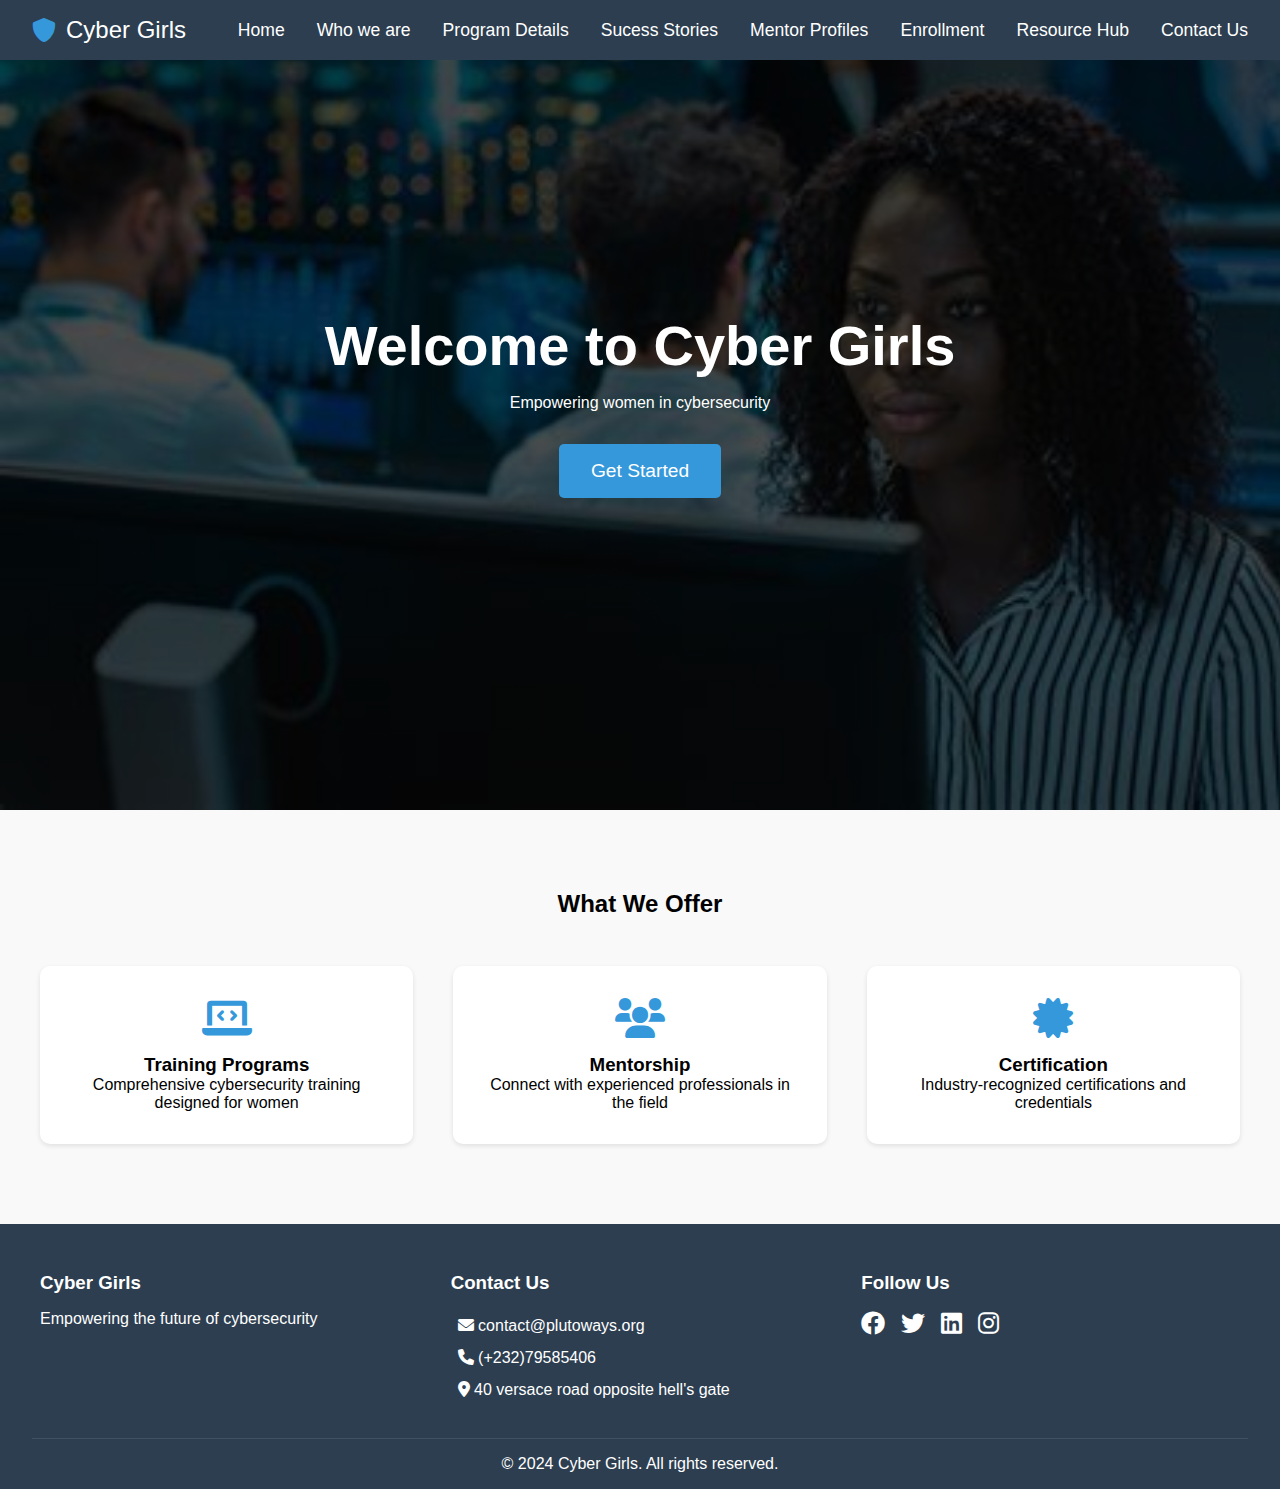
<file: index.html>
<!DOCTYPE html>
<html lang="en">
<head>
    <meta charset="UTF-8">
    <meta name="viewport" content="width=device-width, initial-scale=1.0">
    <title>Cyber Girls Home</title>
    <link rel="stylesheet" href="/CSS/style.css">
    <link rel="stylesheet" href="https://cdnjs.cloudflare.com/ajax/libs/font-awesome/6.0.0/css/all.min.css">
</head>
<body>
    <nav>
        <div class="logo">
            <i class="fas fa-shield-alt"></i>
            <span>Cyber Girls</span>
        </div>
        <div class="drop-down">
            <div class="line"></div>
            <div class="line"></div>
            <div class="line"></div>
        </div>
        <ul class="nav-links">
            <li><a href="index.html">Home</a></li>
            <li><a href="Who we are.html">Who we are</a></li>
            <li><a href="Programdetails.html">Program Details</a></li>
            <li><a href="success.html">Sucess Stories</a></li>
            <li><a href="mentorprofiles.html">Mentor Profiles</a></li>
            <li><a href="enrollment.html">Enrollment</a></li>
            <li><a href="ResourceHUb.html">Resource Hub</a></li>
            <li><a href="contact.html">Contact Us</a></li>
        </ul>
    </nav>

    <section class="hero" id="home">
        <div class="hero-content">
            <h1>Welcome to Cyber Girls</h1>
            <p>Empowering women in cybersecurity</p>
            <button class="bttn">Get Started</button>
        </div>
    </section>

    <section class="features" id="about">
        <h2>What We Offer</h2>
        <div class="feature-cards">
            <div class="card">
                <i class="fas fa-laptop-code"></i>
                <h3>Training Programs</h3>
                <p>Comprehensive cybersecurity training designed for women</p>
            </div>
            <div class="card">
                <i class="fas fa-users"></i>
                <h3>Mentorship</h3>
                <p>Connect with experienced professionals in the field</p>
            </div>
            <div class="card">
                <i class="fas fa-certificate"></i>
                <h3>Certification</h3>
                <p>Industry-recognized certifications and credentials</p>
            </div>
        </div>
    </section>

    <div class="login-modal">
        <div class="modal-content">
            <span class="close-button">&times;</span>
            <div class="tabs">
                <button class="tab-button active" data-tab="login">Login</button>
                <button class="tab-button" data-tab="signup">Sign Up</button>
            </div>
            <div class="form-container">
                <form id="login-form" class="active">
                    <input type="email" placeholder="Email" required>
                    <input type="password" placeholder="Password" required>
                    <button type="submit">Login</button>
                </form>
                <form id="signup-form">
                    <input type="text" placeholder="Full Name" required>
                    <input type="email" placeholder="Email" required>
                    <input type="password" placeholder="Password" required>
                    <input type="password" placeholder="Confirm Password" required>
                    <button type="submit">Sign Up</button>
                </form>
            </div>
        </div>
    </div>

    <footer>
        <div class="footer-content">
            <div class="footer-section">
                <h3>Cyber Girls</h3>
                <p>Empowering the future of cybersecurity</p>
            </div>
            <div class="footer-section">
                <h3>Contact Us</h3>
                <p class="contact-us"><i class="fas fa-envelope"></i> contact@plutoways.org</p>
                <p class="contact-us"><i class="fas fa-phone"></i> (+232)79585406</p>
                <p class="contact-us"><i class="fas fa-location-dot"></i> 40 versace road opposite hell's gate </p>
            </div>
            <div class="footer-section">
                <h3>Follow Us</h3>
                <div class="social-links">
                    <a href="#"><i class="fab fa-facebook"></i></a>
                    <a href="#"><i class="fab fa-twitter"></i></a>
                    <a href="#"><i class="fab fa-linkedin"></i></a>
                    <a href="#"><i class="fab fa-instagram"></i></a>
                </div>
            </div>
        </div>
        <div class="footer-bottom">
            <p>&copy; 2024 Cyber Girls. All rights reserved.</p>
        </div>
    </footer>
</body>
</html>
</file>
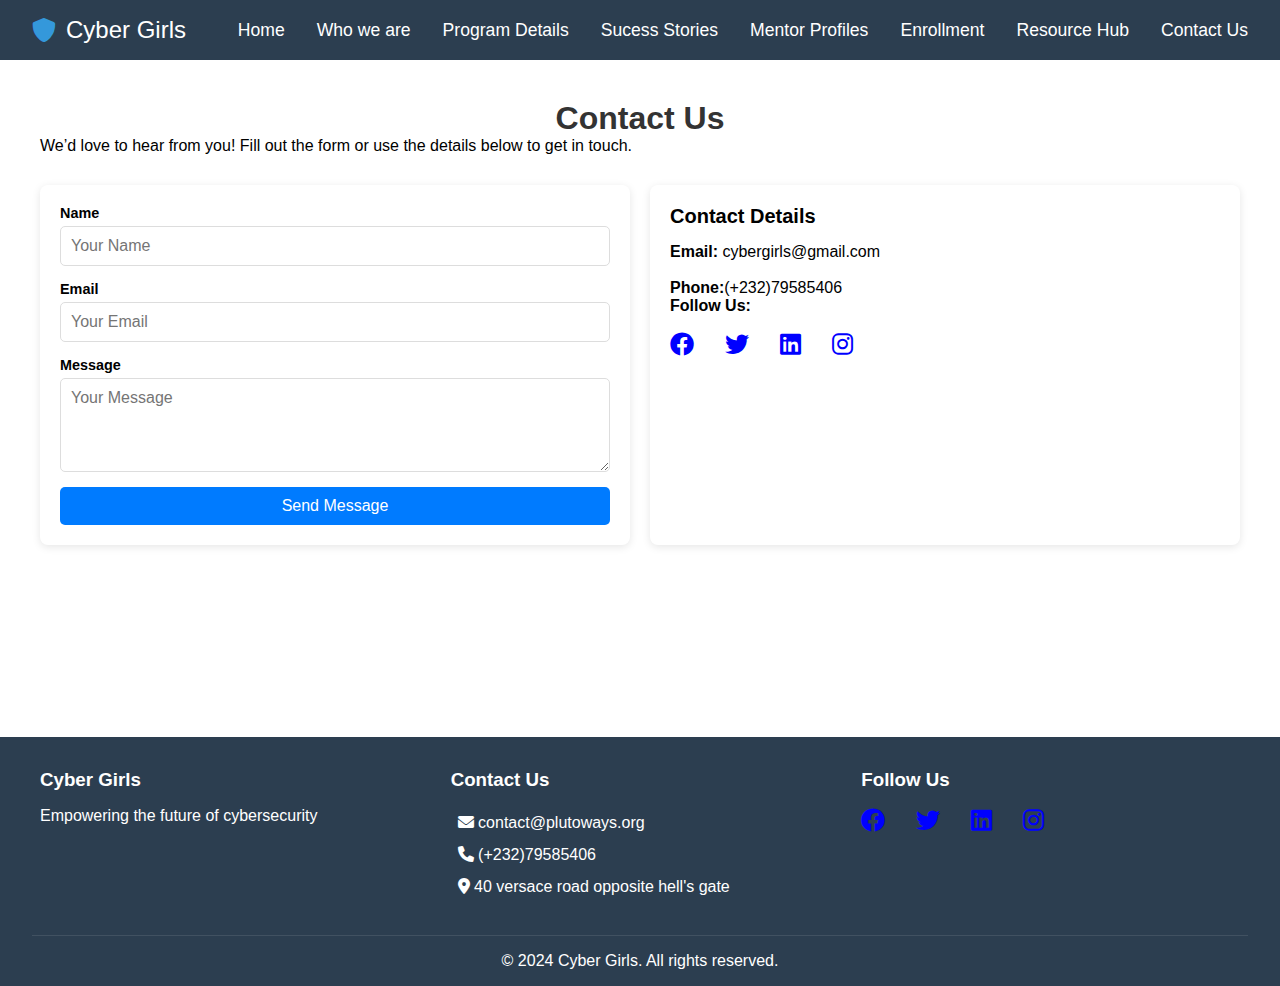
<file: contact.html>
<!DOCTYPE html>
<html lang="en">
<head>
  <meta charset="UTF-8">
  <meta name="viewport" content="width=device-width, initial-scale=1.0">
  <title>Contact Us</title>
  <link rel="stylesheet" href="CSS/contact.css">
  <link rel="stylesheet" href="https://cdnjs.cloudflare.com/ajax/libs/font-awesome/6.0.0/css/all.min.css">
</head>
<body>

  <nav>
    <div class="logo">
        <i class="fas fa-shield-alt"></i>
        <span>Cyber Girls</span>
    </div>
    <div class="drop-down">
        <div class="line"></div>
        <div class="line"></div>
        <div class="line"></div>
    </div>
    <ul class="nav-links">
        <li><a href="/index.html">Home</a></li>
        <li><a href="Who we are.html">Who we are</a></li>
        <li><a href="Programdetails.html">Program Details</a></li>
        <li><a href="success.html">Sucess Stories</a></li>
        <li><a href="mentorprofiles.html">Mentor Profiles</a></li>
        <li><a href="enrollment.html">Enrollment</a></li>
        <li><a href="ResourceHUb.html">Resource Hub</a></li>
        <li><a href="contact.html">Contact Us</a></li>
    </ul>
</nav>


<section>
  <h2>Contact Us</h2>
  <p>We’d love to hear from you! Fill out the form or use the details below to get in touch.</p>

  <div class="contact-container">
    <div class="contact-form">
      <form action="#" method="POST">
        <label for="name">Name</label>
        <input type="text" id="name" name="name" placeholder="Your Name" required>

        <label for="email">Email</label>
        <input type="email" id="email" name="email" placeholder="Your Email" required>

        <label for="message">Message</label>
        <textarea id="message" name="message" rows="4" placeholder="Your Message" required></textarea>

        <button type="submit">Send Message</button>
      </form>
    </div>

    
    <div class="contact-info">
      <h3>Contact Details</h3>
      <strong>Email:</strong> cybergirls@gmail.com <br><br>
      <strong>Phone:</strong>(+232)79585406 <br>
      <h4>Follow Us:</h4>
      <div class="social-links">
        <a href="#"><i class="fab fa-facebook"></i></a>
        <a href="#"><i class="fab fa-twitter"></i></a>
        <a href="#"><i class="fab fa-linkedin"></i></a>
        <a href="#"><i class="fab fa-instagram"></i></a>
    </div>
    </div>
  </div>
</section>

<footer>
  <div class="footer-content">
      <div class="footer-section">
          <h3>Cyber Girls</h3>
          <p>Empowering the future of cybersecurity</p>
      </div>
      <div class="footer-section">
          <h3>Contact Us</h3>
          <p class="contact-us"><i class="fas fa-envelope"></i> contact@plutoways.org</p>
          <p class="contact-us"><i class="fas fa-phone"></i> (+232)79585406</p>
          <p class="contact-us"><i class="fas fa-location-dot"></i> 40 versace road opposite hell's gate </p>
      </div>
      <div class="footer-section">
          <h3>Follow Us</h3>
          <div class="social-links">
              <a href="#"><i class="fab fa-facebook"></i></a>
              <a href="#"><i class="fab fa-twitter"></i></a>
              <a href="#"><i class="fab fa-linkedin"></i></a>
              <a href="#"><i class="fab fa-instagram"></i></a>
          </div>
      </div>
  </div>
  <div class="footer-bottom">
      <p>&copy; 2024 Cyber Girls. All rights reserved.</p>
  </div>
</footer>
</body>
</html>
</file>
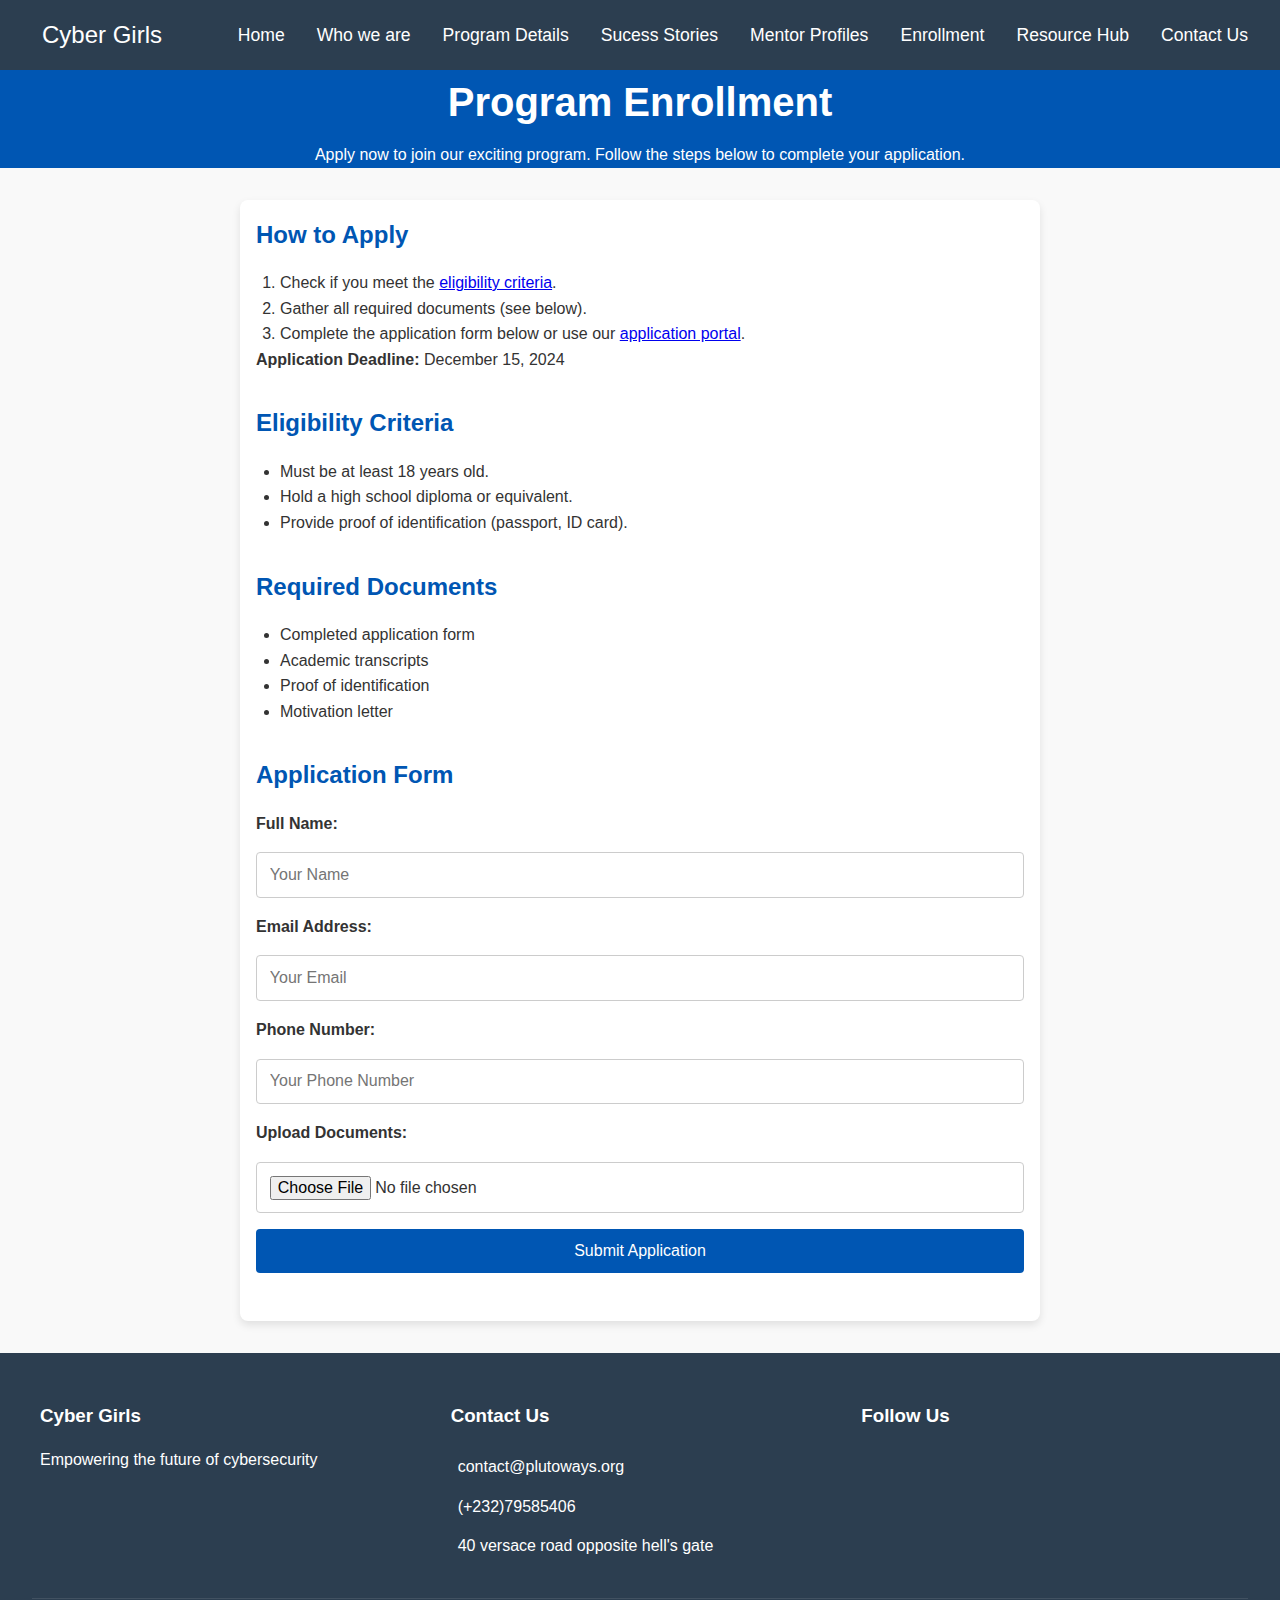
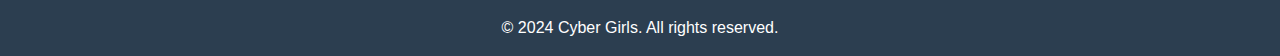
<file: enrollment.html>
<!DOCTYPE html>
<html lang="en">
<head>
    <meta charset="UTF-8">
    <meta name="viewport" content="width=device-width, initial-scale=1.0">
    <title>Program Enrollment</title>
    <link rel="stylesheet" href="/CSS/enrollment.css">
</head>
<body>
    <nav>
        <div class="logo">
            <i class="fas fa-shield-alt"></i>
            <span>Cyber Girls</span>
        </div>
        <div class="drop-down">
            <div class="line"></div>
            <div class="line"></div>
            <div class="line"></div>
        </div>
        <ul class="nav-links">
            <li><a href="index.html">Home</a></li>
            <li><a href="Who we are.html">Who we are</a></li>
            <li><a href="Programdetails.html">Program Details</a></li>
            <li><a href="success.html">Sucess Stories</a></li>
            <li><a href="mentorprofiles.html">Mentor Profiles</a></li>
            <li><a href="enrollment.html">Enrollment</a></li>
            <li><a href="ResourceHUb.html">Resource Hub</a></li>
            <li><a href="contact.html">Contact Us</a></li>
        </ul>
    </nav>


    <header class="header">
        <h1>Program Enrollment</h1>
        <p>Apply now to join our exciting program. Follow the steps below to complete your application.</p>
    </header>

    <main class="container">
        <section class="instructions">
            <h2>How to Apply</h2>
            <ol>
                <li>Check if you meet the <a href="#eligibility">eligibility criteria</a>.</li>
                <li>Gather all required documents (see below).</li>
                <li>Complete the application form below or use our <a href="#">application portal</a>.</li>
            </ol>
            <p><strong>Application Deadline:</strong> December 15, 2024</p>
        </section>

        <section id="eligibility" class="eligibility">
            <h2>Eligibility Criteria</h2>
            <ul>
                <li>Must be at least 18 years old.</li>
                <li>Hold a high school diploma or equivalent.</li>
                <li>Provide proof of identification (passport, ID card).</li>
            </ul>
        </section>

        <section class="documents">
            <h2>Required Documents</h2>
            <ul>
                <li>Completed application form</li>
                <li>Academic transcripts</li>
                <li>Proof of identification</li>
                <li>Motivation letter</li>
            </ul>
        </section>

        <section class="form-section">
            <h2>Application Form</h2>
            <form action="/submit" method="POST">
                <label for="name">Full Name:</label>
                <input type="text" id="name" name="name" required placeholder="Your Name">

                <label for="email">Email Address:</label>
                <input type="email" id="email" name="email" required placeholder="Your Email">

                <label for="phone">Phone Number:</label>
                <input type="tel" id="phone" name="phone" required placeholder="Your Phone Number">

                <label for="documents">Upload Documents:</label>
                <input type="file" id="documents" name="documents" required>

                <button type="submit" class="cta-button">Submit Application</button>
            </form>
        </section>
    </main>

    
    <footer>
        <div class="footer-content">
            <div class="footer-section">
                <h3>Cyber Girls</h3>
                <p>Empowering the future of cybersecurity</p>
            </div>
            <div class="footer-section">
                <h3>Contact Us</h3>
                <p class="contact-us"><i class="fas fa-envelope"></i> contact@plutoways.org</p>
                <p class="contact-us"><i class="fas fa-phone"></i> (+232)79585406</p>
                <p class="contact-us"><i class="fas fa-location-dot"></i> 40 versace road opposite hell's gate </p>
            </div>
            <div class="footer-section">
                <h3>Follow Us</h3>
                <div class="social-links">
                    <a href="#"><i class="fab fa-facebook"></i></a>
                    <a href="#"><i class="fab fa-twitter"></i></a>
                    <a href="#"><i class="fab fa-linkedin"></i></a>
                    <a href="#"><i class="fab fa-instagram"></i></a>
                </div>
            </div>
        </div>
        <div class="footer-bottom">
            <p>&copy; 2024 Cyber Girls. All rights reserved.</p>
        </div>
    </footer>
</body>
</html>
</file>
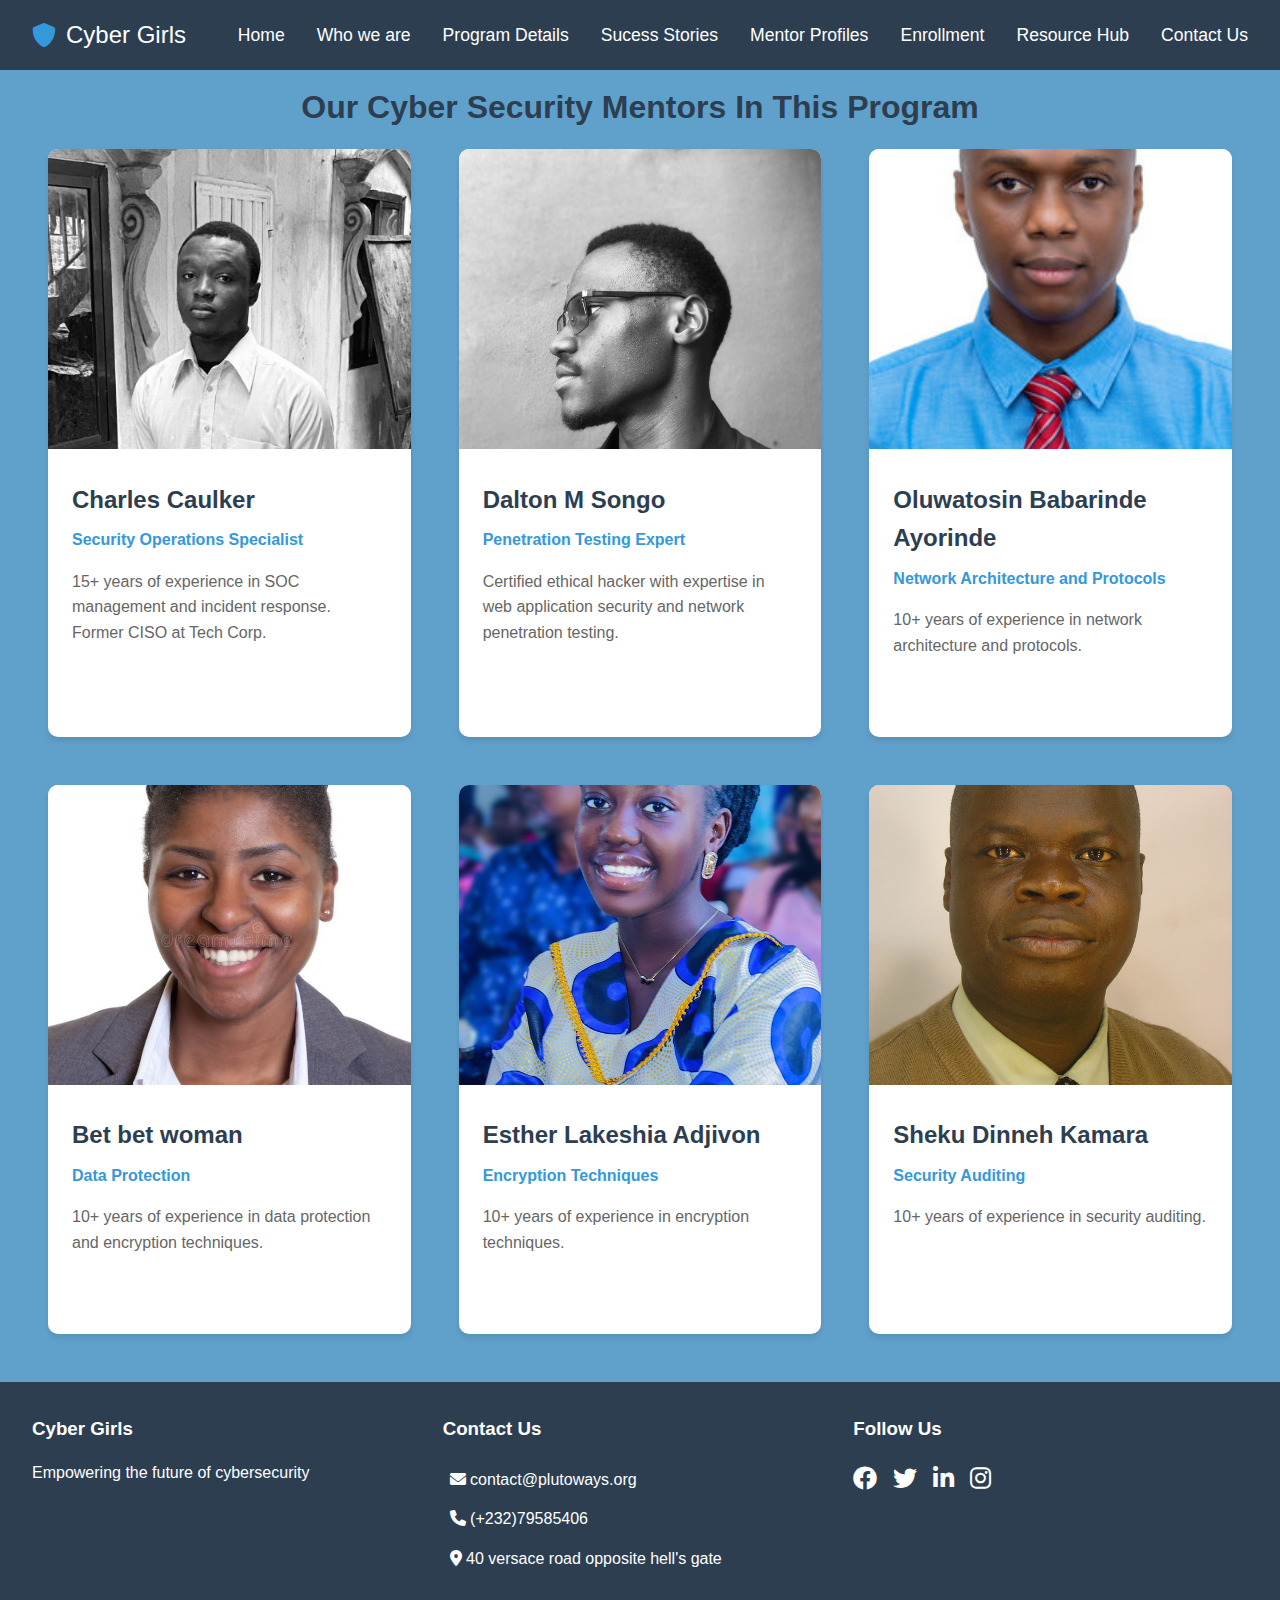
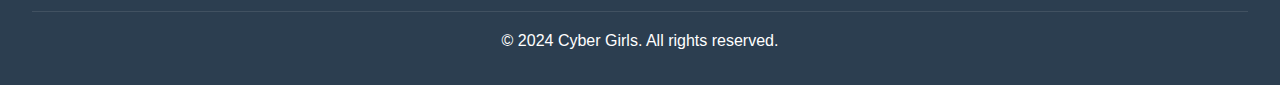
<file: mentorprofiles.html>
<!DOCTYPE html>
<html lang="en">
<head>
    <meta charset="UTF-8">
    <meta name="viewport" content="width=device-width, initial-scale=1.0">
    <title>Cyber Security Mentors</title>
    <link rel="stylesheet" href="/CSS/mentorprofiles.css">
    <link rel="stylesheet" href="https://cdnjs.cloudflare.com/ajax/libs/font-awesome/6.0.0/css/all.min.css">
    <link rel="stylesheet" href="https://cdnjs.cloudflare.com/ajax/libs/font-awesome/4.7.0/css/font-awesome.min.css">
</head>
<body>
    <nav>
        <div class="logo">
            <i class="fas fa-shield-alt"></i>
            <span>Cyber Girls</span>
        </div>
        <div class="drop-down">
            <div class="line"></div>
            <div class="line"></div>
            <div class="line"></div>
        </div>
        <ul class="nav-links">
            <li><a href="index.html">Home</a></li>
            <li><a href="Who we are.html">Who we are</a></li>
            <li><a href="Programdetails.html">Program Details</a></li>
            <li><a href="success.html">Sucess Stories</a></li>
            <li><a href="mentorprofiles.html">Mentor Profiles</a></li>
            <li><a href="enrollment.html">Enrollment</a></li>
            <li><a href="#resource Hub">Resource Hub</a></li>
            <li><a href="contact.html">Contact Us</a></li>
        </ul>
    </nav>

    <main>
        <h1>Our Cyber Security Mentors In This Program</h1>
        
        <div class="mentor-grid">
            <!-- Mentor Card 1 -->
            <div class="mentor-card">
                <img src="/Images/charles img.jpg" alt="Charles">
                <div class="mentor-info">
                    <h2>Charles Caulker</h2>
                    <h3>Security Operations Specialist</h3>
                    <p>15+ years of experience in SOC management and incident response. Former CISO at Tech Corp.</p>
                    <div class="social-links">
                        <a href="https://www.linkedin.com/in/charles-s-840b0b25a/" target="_blank">
                            <i class="fab fa-linkedin"></i>
                        </a>
                    </div>
                </div>
            </div>

            <!-- Mentor Card 2 -->
            <div class="mentor-card">
                <img src="/Images/Dalton.jpg" alt="Dalton">
                <div class="mentor-info">
                    <h2>Dalton M Songo</h2>
                    <h3>Penetration Testing Expert</h3>
                    <p>Certified ethical hacker with expertise in web application security and network penetration testing.</p>
                    <div class="social-links">
                        <a href="https://www.linkedin.com/in/Dalton/" target="_blank">
                            <i class="fa-brands fa-linkedin"></i>
                        </a>
                    </div>
                </div>
            </div>

            <div class="mentor-card">
                <img src="/Images/blackman img.jpg" alt="Oluwatosin">
                <div class="mentor-info">
                    <h2>Oluwatosin Babarinde Ayorinde</h2>
                    <h3>Network Architecture and Protocols</h3>
                    <p>10+ years of experience in network architecture and protocols.</p>
                    <div class="social-links">
                        <a href="https://linkedin.com/in/Oluwatosin" target="_blank">
                            <i class="fab fa-linkedin"></i>
                        </a>
                    </div>
                </div>
            </div>

            <div class="mentor-card">
                <img src="/Images/black woman img.jpeg" alt="Umarr">
                <div class="mentor-info">
                    <h2>Bet bet woman</h2>
                    <h3>Data Protection</h3>
                    <p>10+ years of experience in data protection and encryption techniques.</p>
                    <div class="social-links">
                        <a href="https://linkedin.com/in/Umarr" target="_blank">
                            <i class="fa fa linkedin"></i>
                        </a>
                    </div>
                </div>
            </div>

            <div class="mentor-card">
                <img src="/Images/esther img.jpg" alt="Esther">
                <div class="mentor-info">
                    <h2>Esther Lakeshia Adjivon</h2>
                    <h3>Encryption Techniques</h3>
                    <p>10+ years of experience in encryption techniques.</p>
                    <div class="social-links">
                        <a href="https://linkedin.com/in/esther" target="_blank">
                            <i class="fab fa-linkedin"></i>
                        </a>
                    </div>
                </div>
            </div>

            <div class="mentor-card">
                <img src="/Images/black man 2 img.jpeg" alt="Sheku Dinneh Kamara">
                <div class="mentor-info">
                    <h2>Sheku Dinneh Kamara</h2>
                    <h3>Security Auditing</h3>
                    <p>10+ years of experience in security auditing.</p>
                    
                    <div class="social-links">
                        <a href="https://linkedin.com/in/Sheku" target="_blank">
                            <i class="fa-brands fa-linkedin"></i>
                        </a>
                </div>
            </div>

            <!-- Add more mentor cards as needed -->
        </div>
    </main>

    
    <footer>
        <div class="footer-content">
            <div class="footer-section">
                <h3>Cyber Girls</h3>
                <p>Empowering the future of cybersecurity</p>
            </div>
            <div class="footer-section">
                <h3>Contact Us</h3>
                <p class="contact-us"><i class="fas fa-envelope"></i> contact@plutoways.org</p>
                <p class="contact-us"><i class="fas fa-phone"></i> (+232)79585406</p>
                <p class="contact-us"><i class="fas fa-location-dot"></i> 40 versace road opposite hell's gate </p>
            </div>
            <div class="footer-section">
                <h3>Follow Us</h3>
                <div class="social-links">
                    <a href="#"><i class="fab fa-facebook"></i></a>
                    <a href="#"><i class="fab fa-twitter"></i></a>
                    <a href="#"><i class="fab fa-linkedin"></i></a>
                    <a href="#"><i class="fab fa-instagram"></i></a>
                </div>
            </div>
        </div>
        <div class="footer-bottom">
            <p>&copy; 2024 Cyber Girls. All rights reserved.</p>
        </div>
    </footer>
</body>
</html>
</file>
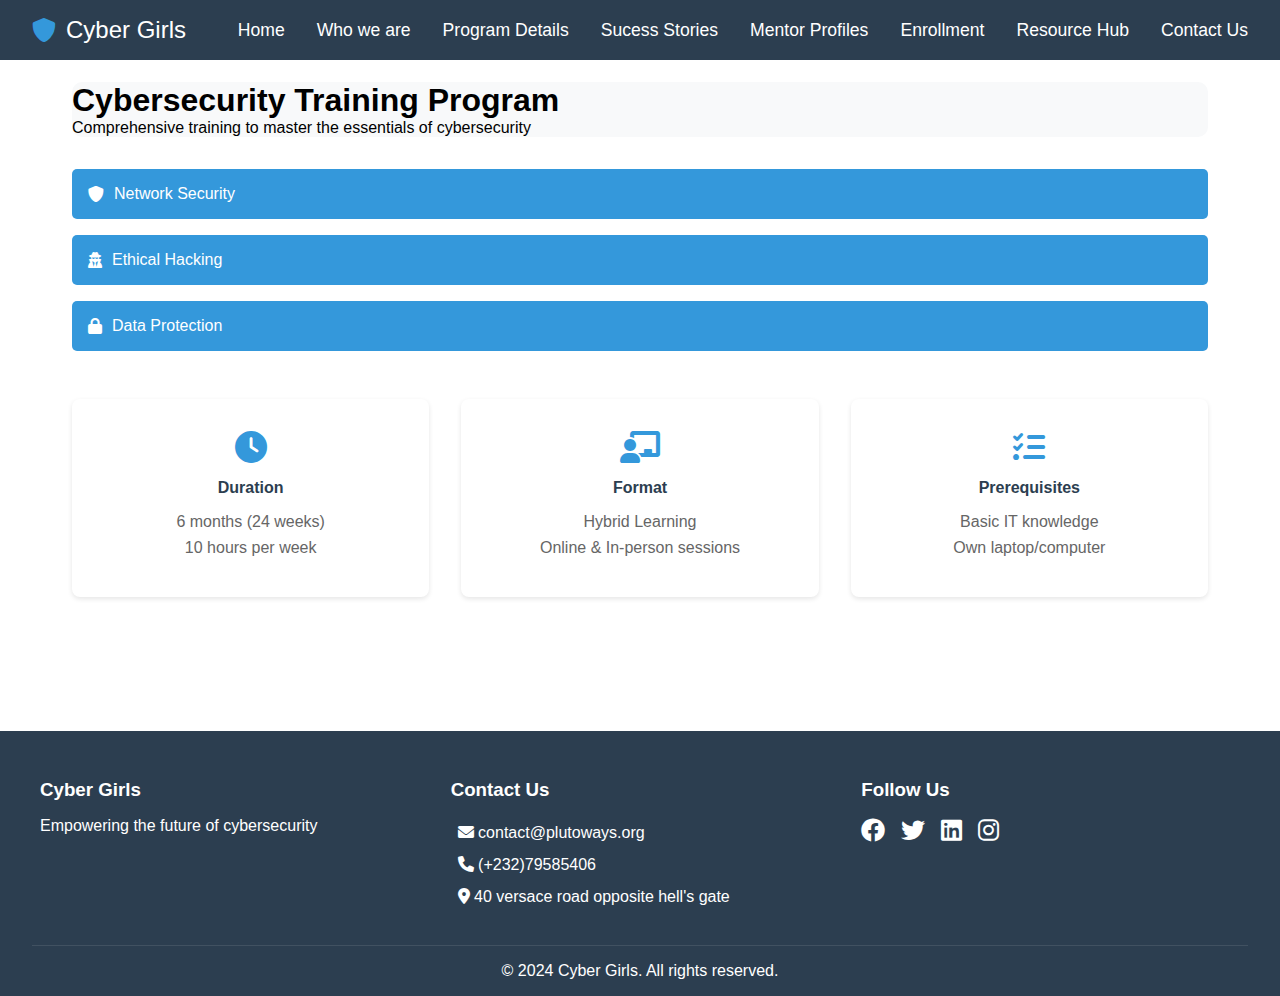
<file: Programdetails.html>
<!DOCTYPE html>
<html lang="en">
<head>
    <meta charset="UTF-8">
    <meta name="viewport" content="width=device-width, initial-scale=1.0">
    <title>Cybersecurity Training Program</title>
    <link rel="stylesheet" href="/CSS/Programdetails.css">
    <link rel="stylesheet" href="https://cdnjs.cloudflare.com/ajax/libs/font-awesome/6.0.0/css/all.min.css">
  
</head>
<body>  
 
    <nav>
        <div class="logo">
            <i class="fas fa-shield-alt"></i>
            <span>Cyber Girls</span>
        </div>
        <div class="drop-down">
            <div class="line"></div>
            <div class="line"></div>
            <div class="line"></div>
        </div>
        <ul class="nav-links">
            <li><a href="index.html">Home</a></li>
            <li><a href="Who we are.html">Who we are</a></li>
            <li><a href="Programdetails.html">Program Details</a></li>
            <li><a href="success.html">Sucess Stories</a></li>
            <li><a href="mentorprofiles.html">Mentor Profiles</a></li>
            <li><a href="enrollment.html">Enrollment</a></li>
            <li><a href="#resource Hub">Resource Hub</a></li>
            <li><a href="contact.html">Contact Us</a></li>
        </ul>
    </nav>

    <div class="main-content">
        <div class="program-overview">
            <h1>Cybersecurity Training Program</h1>
            <p>Comprehensive training to master the essentials of cybersecurity</p>
        </div>

        <div class="accordion">
            <div class="accordion-item">
                <div class="accordion-header">
                    <i class="fas fa-shield-alt"></i>
                    Network Security
                </div>
                <div class="accordion-content">
                    <ul>
                        <li>Network Architecture and Protocols</li>
                        <li>Firewall Configuration</li>
                        <li>Intrusion Detection Systems</li>
                        <li>VPN Implementation</li>
                    </ul>
                </div>
            </div>

            <div class="accordion-item">
                <div class="accordion-header">
                    <i class="fas fa-user-secret"></i>
                    Ethical Hacking
                </div>
                <div class="accordion-content">
                    <ul>
                        <li>Penetration Testing</li>
                        <li>Vulnerability Assessment</li>
                        <li>Social Engineering</li>
                        <li>Security Auditing</li>
                    </ul>
                </div>
            </div>

            <div class="accordion-item">
                <div class="accordion-header">
                    <i class="fas fa-lock"></i>
                    Data Protection
                </div>
                <div class="accordion-content">
                    <ul>
                        <li>Encryption Techniques</li>
                        <li>Data Privacy Laws</li>
                        <li>Security Policies</li>
                        <li>Incident Response</li>
                    </ul>
                </div>
            </div>
        </div>

        <div class="program-details">
            <div class="detail-card">
                <i class="fas fa-clock"></i>
                <h4>Duration</h4>
                <p>6 months (24 weeks)</p>
                <p>10 hours per week</p>
            </div>
            <div class="detail-card">
                <i class="fas fa-chalkboard-teacher"></i>
                <h4>Format</h4>
                <p>Hybrid Learning</p>
                <p>Online & In-person sessions</p>
            </div>
            <div class="detail-card">
                <i class="fas fa-list-check"></i>
                <h4>Prerequisites</h4>
                <p>Basic IT knowledge</p>
                <p>Own laptop/computer</p>
            </div>
        </div>
    </div>

    <footer>
        <div class="footer-content">
            <div class="footer-section">
                <h3>Cyber Girls</h3>
                <p>Empowering the future of cybersecurity</p>
            </div>
            <div class="footer-section">
                <h3>Contact Us</h3>
                <p class="contact-us"><i class="fas fa-envelope"></i> contact@plutoways.org</p>
                <p class="contact-us"><i class="fas fa-phone"></i> (+232)79585406</p>
                <p class="contact-us"><i class="fas fa-location-dot"></i> 40 versace road opposite hell's gate </p>
            </div>
            <div class="footer-section">
                <h3>Follow Us</h3>
                <div class="social-links">
                    <a href="#"><i class="fab fa-facebook"></i></a>
                    <a href="#"><i class="fab fa-twitter"></i></a>
                    <a href="#"><i class="fab fa-linkedin"></i></a>
                    <a href="#"><i class="fab fa-instagram"></i></a>
                </div>
            </div>
        </div>
        <div class="footer-bottom">
            <p>&copy; 2024 Cyber Girls. All rights reserved.</p>
        </div>
    </footer>

    <script>
        // Accordion functionality
        document.querySelectorAll('.accordion-header').forEach(header => {
            header.addEventListener('click', () => {
                const item = header.parentElement;
                const isActive = item.classList.contains('active');
                
                // Close all accordion items
                document.querySelectorAll('.accordion-item').forEach(item => {
                    item.classList.remove('active');
                });

                // Open clicked item if it wasn't active
                if (!isActive) {
                    item.classList.add('active');
                }
            });
        });
    </script>
</body>
</html>
</file>
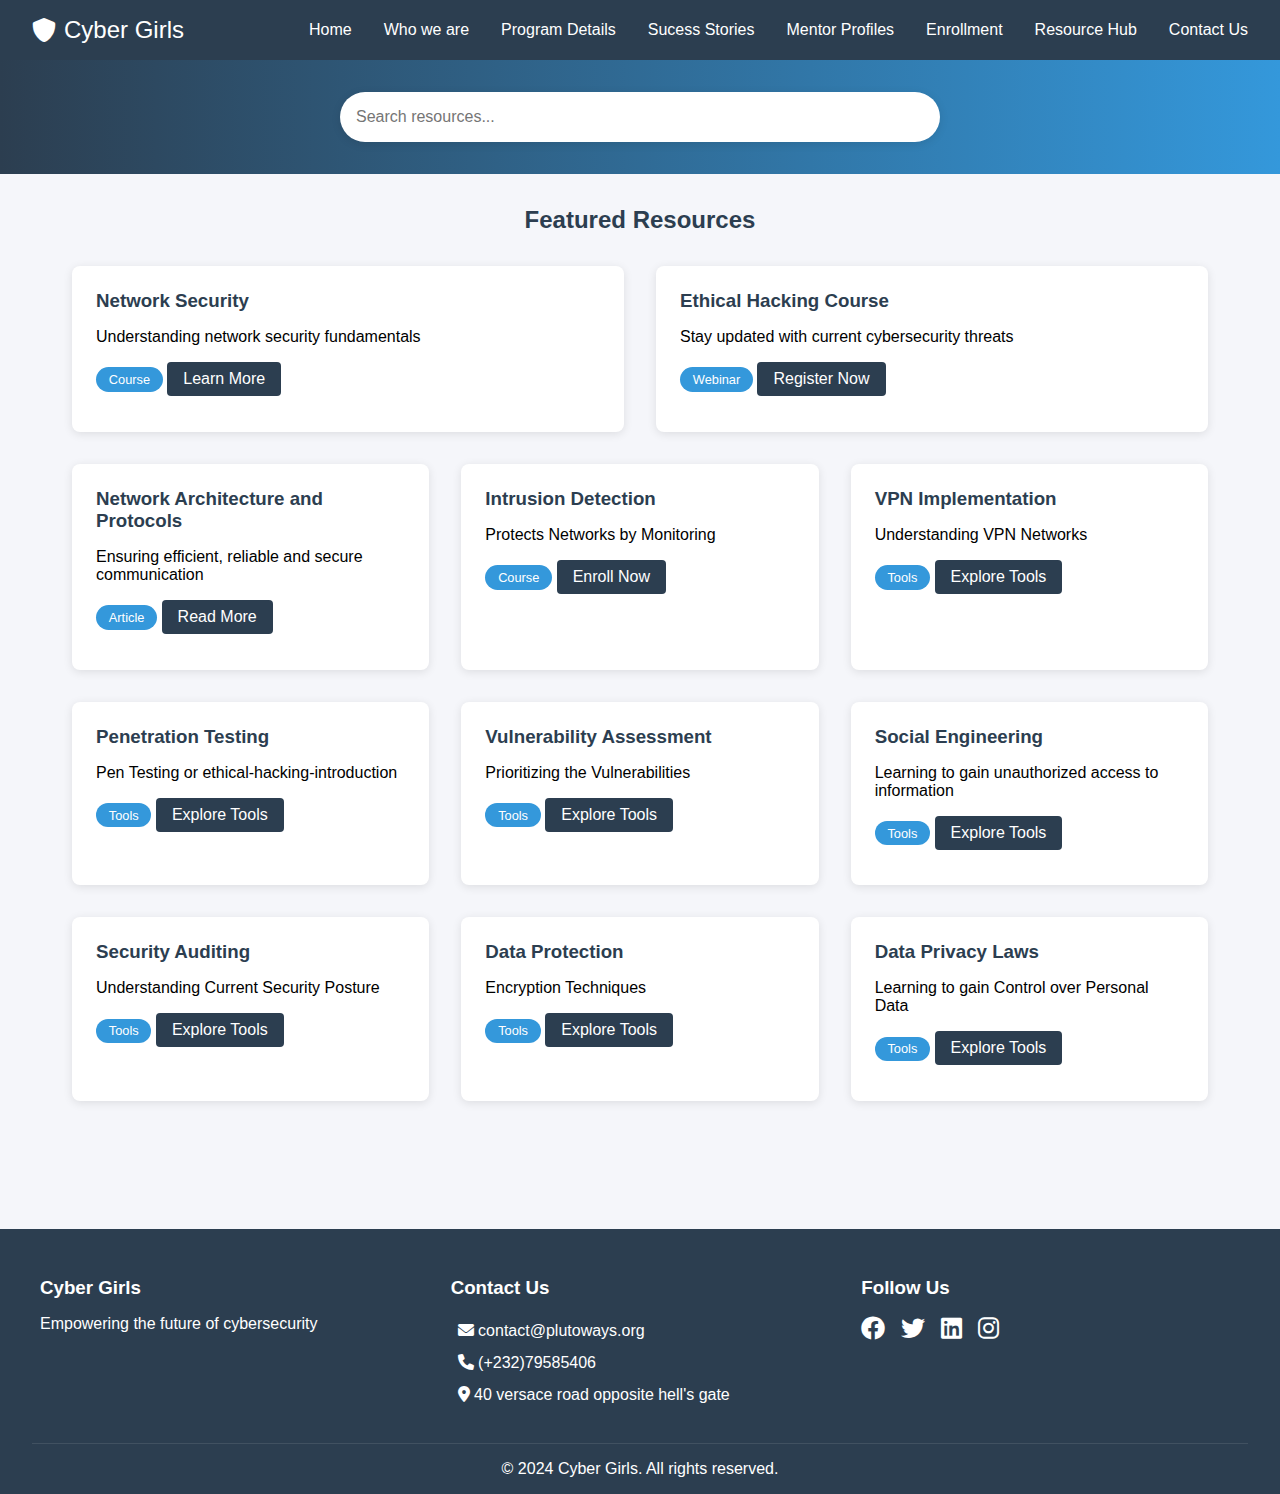
<file: ResourceHUb.html>
<!DOCTYPE html>
<html lang="en">
<head>
    <meta charset="UTF-8">
    <meta name="viewport" content="width=device-width, initial-scale=1.0">
    <title>Cybersecurity Resource Hub</title>
    <link rel="stylesheet" href="/CSS/ResourceHUb.css">
    <link rel="stylesheet" href="https://cdnjs.cloudflare.com/ajax/libs/font-awesome/6.0.0/css/all.min.css">
</head>
<body>
    <nav>
        <div class="logo">
            <i class="fas fa-shield-alt"></i>
            <span>Cyber Girls</span>
        </div>
        <div class="drop-down">
            <div class="line"></div>
            <div class="line"></div>
            <div class="line"></div>
        </div>
        <ul class="nav-links">
            <li><a href="index.html">Home</a></li>
            <li><a href="Who we are.html">Who we are</a></li>
            <li><a href="Programdetails.html">Program Details</a></li>
            <li><a href="success.html">Sucess Stories</a></li>
            <li><a href="mentorprofiles.html">Mentor Profiles</a></li>
            <li><a href="enrollment.html">Enrollment</a></li>
            <li><a href="ResourceHUb.html">Resource Hub</a></li>
            <li><a href="contact.html">Contact Us</a></li>
        </ul>
    </nav>

    <section class="search-section">
        <div class="search-container">
            <input type="text" class="search-bar" placeholder="Search resources...">
        </div>
    </section>

    <section class="featured-section">
        <h2>Featured Resources</h2>
        <div class="featured-grid">
            <div class="resource-card">
                <h3>Network Security</h3>
                <p>Understanding network security fundamentals</p>
                <span class="resource-tag">Course</span>
                <a href="https://www.coursera.org/courses?query=cybersecurity&msockid=13e100a2844766ab2ec41489854167b0" class="bttn">Learn More</a>
            </div>
            <div class="resource-card">
                <h3>Ethical Hacking Course</h3>
                <p>Stay updated with current cybersecurity threats</p>
                <span class="resource-tag">Webinar</span>
                <a href="https://www.codecademy.com/learn/introduction-to-ethical-hacking" class="bttn">Register Now</a>
            </div>
        </div>
    </section>

    <main class="resources-grid">
        <div class="resource-card">
            <h3>Network Architecture and Protocols</h3>
            <p> Ensuring efficient, reliable and secure communication</p>
            <span class="resource-tag">Article</span>
            <a href="https://www.cisecurity.org/insights/white-papers/security-primer-network-security" target="_blank">Read More</a>
        </div>
        <div class="resource-card">
            <h3>Intrusion Detection</h3>
            <p>Protects Networks by Monitoring</p>
            <span class="resource-tag">Course</span>
            <a href="https://www.coursera.org/learn/ethical-hacking-introduction" target="_blank">Enroll Now</a>
        </div>
        <div class="resource-card">
            <h3>VPN Implementation</h3>
            <p> Understanding VPN Networks</p>
            <span class="resource-tag">Tools</span>
            <a href="https://www.kali.org/" target="_blank">Explore Tools</a>
        </div>

        <div class="resource-card">
            <h3>Penetration Testing</h3>
            <p> Pen Testing or ethical-hacking-introduction </p>
            <span class="resource-tag">Tools</span>
            <a href="https://www.kali.org/" target="_blank">Explore Tools</a>
        </div>

        <div class="resource-card">
            <h3>Vulnerability Assessment</h3>
            <p>Prioritizing the Vulnerabilities</p>
            <span class="resource-tag">Tools</span>
            <a href="https://www.kali.org/" target="_blank">Explore Tools</a>
        </div>

        <div class="resource-card">
            <h3>Social Engineering</h3>
            <p> Learning to gain unauthorized access to information</p>
            <span class="resource-tag">Tools</span>
            <a href="https://www.kali.org/" target="_blank">Explore Tools</a>
        </div>

        <div class="resource-card">
            <h3>Security Auditing</h3>
            <p>Understanding Current Security Posture</p>
            <span class="resource-tag">Tools</span>
            <a href="https://www.kali.org/" target="_blank">Explore Tools</a>
        </div>

        <div class="resource-card">
            <h3>Data Protection</h3>
            <p>Encryption Techniques</p>
            <span class="resource-tag">Tools</span>
            <a href="https://www.kali.org/" target="_blank">Explore Tools</a>
        </div>

        <div class="resource-card">
            <h3>Data Privacy Laws</h3>
            <p>Learning to gain Control over Personal Data</p>
            <span class="resource-tag">Tools</span>
            <a href="https://www.kali.org/" target="_blank">Explore Tools</a>
        </div>
    </main>

    <footer>
        <div class="footer-content">
            <div class="footer-section">
                <h3>Cyber Girls</h3>
                <p>Empowering the future of cybersecurity</p>
            </div>
            <div class="footer-section">
                <h3>Contact Us</h3>
                <p class="contact-us"><i class="fas fa-envelope"></i> contact@plutoways.org</p>
                <p class="contact-us"><i class="fas fa-phone"></i> (+232)79585406</p>
                <p class="contact-us"><i class="fas fa-location-dot"></i> 40 versace road opposite hell's gate </p>
            </div>
            <div class="footer-section">
                <h3>Follow Us</h3>
                <div class="social-links">
                    <a href="#"><i class="fab fa-facebook"></i></a>
                    <a href="#"><i class="fab fa-twitter"></i></a>
                    <a href="#"><i class="fab fa-linkedin"></i></a>
                    <a href="#"><i class="fab fa-instagram"></i></a>
                </div>
            </div>
        </div>
        <div class="footer-bottom">
            <p>&copy; 2024 Cyber Girls. All rights reserved.</p>
        </div>
    </footer>

    <script>
        // Add basic search functionality
        document.querySelector('.search-bar').addEventListener('input', function(e) {
            const searchTerm = e.target.value.toLowerCase();
            const resources = document.querySelectorAll('.resource-card');
            
            resources.forEach(resource => {
                const text = resource.textContent.toLowerCase();
                resource.style.display = text.includes(searchTerm) ? 'block' : 'none';
            });
        });
    </script>
</body>
</html>
</file>
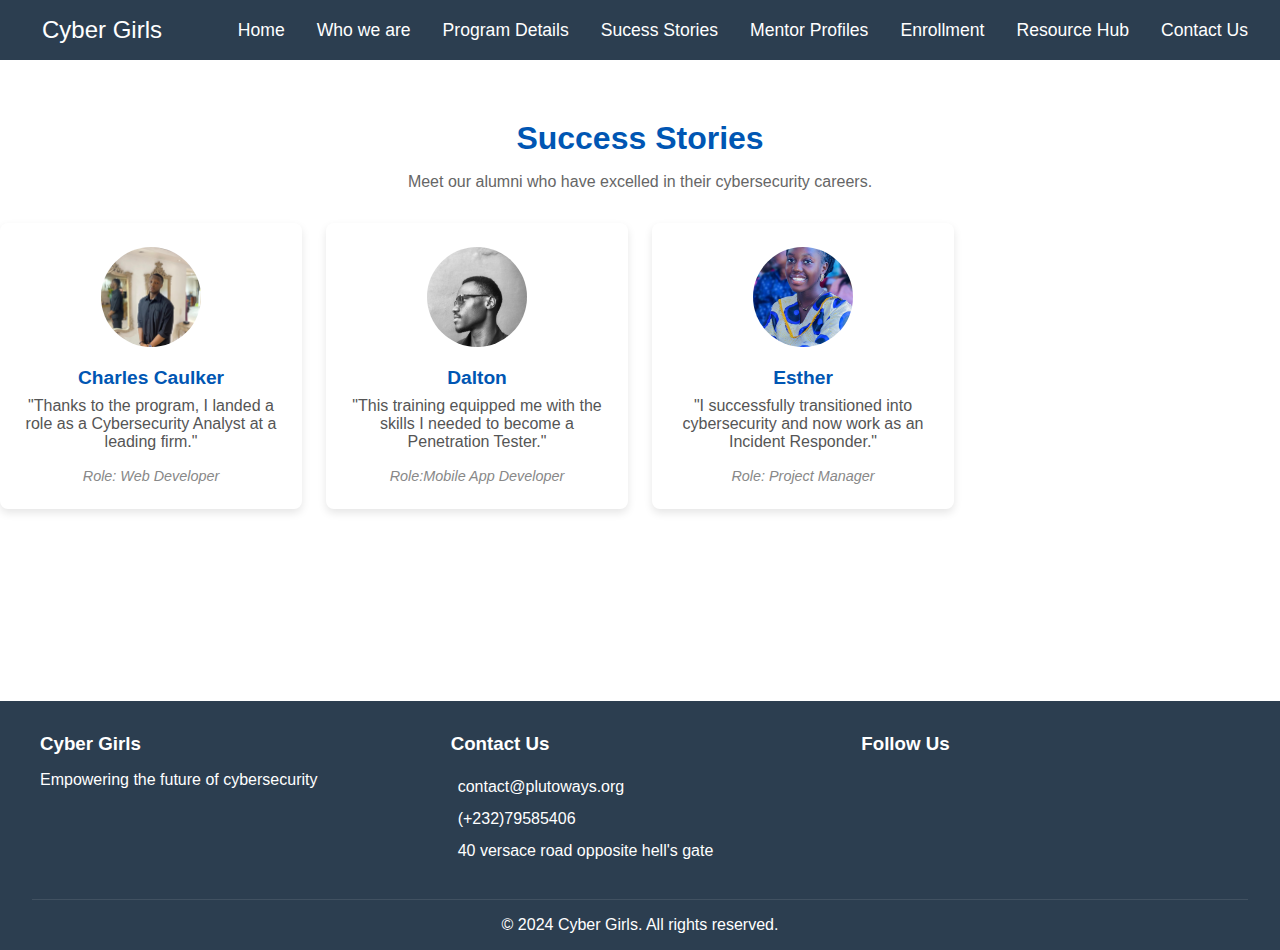
<file: success.html>
<!DOCTYPE html>
<html lang="en">
<head>
    <meta charset="UTF-8">
    <meta name="viewport" content="width=device-width, initial-scale=1.0">
    <title>Success Stories</title>
    <link rel="stylesheet" href="/CSS/success.css">
</head>
<body>

    <nav>
        <div class="logo">
            <i class="fas fa-shield-alt"></i>
            <span>Cyber Girls</span>
        </div>
        <div class="drop-down">
            <div class="line"></div>
            <div class="line"></div>
            <div class="line"></div>
        </div>
        <ul class="nav-links">
            <li><a href="/index.html">Home</a></li>
            <li><a href="/Who we are.html">Who we are</a></li>
            <li><a href="/Programdetails.html">Program Details</a></li>
            <li><a href="/success.html">Sucess Stories</a></li>
            <li><a href="/mentorprofiles.html">Mentor Profiles</a></li>
            <li><a href="/enrollment.html">Enrollment</a></li>
            <li><a href="ResourceHUb.html">Resource Hub</a></li>
            <li><a href="contact.html">Contact Us</a></li>
        </ul>
    </nav>

    <section class="success-stories">
        <h1>Success Stories</h1>
        <p>Meet our alumni who have excelled in their cybersecurity careers.</p>
        <div class="stories-grid">
            <!-- Story 1 -->
            <div class="story">
                <img src="/Images/charles .jpg" alt="Participant 1">
                <h3>Charles Caulker</h3>
                <p>"Thanks to the program, I landed a role as a Cybersecurity Analyst at a leading firm."</p>
                <span>Role: Web Developer</span>
            </div>
            <!-- Story 2 -->
            <div class="story">
                <img src="/Images/Dalton.jpg" alt="Participant 2">
                <h3>Dalton</h3>
                <p>"This training equipped me with the skills I needed to become a Penetration Tester."</p>
                <span>Role:Mobile App Developer</span>
            </div>
            <!-- Story 3 -->
            <div class="story">
                <img src="/Images/esther img.jpg" alt="Participant 3">
                <h3>Esther</h3>
                <p>"I successfully transitioned into cybersecurity and now work as an Incident Responder."</p>
                <span>Role: Project Manager</span>
            </div>
        </div>
    </section>

    
    <footer>
        <div class="footer-content">
            <div class="footer-section">
                <h3>Cyber Girls</h3>
                <p>Empowering the future of cybersecurity</p>
            </div>
            <div class="footer-section">
                <h3>Contact Us</h3>
                <p class="contact-us"><i class="fas fa-envelope"></i> contact@plutoways.org</p>
                <p class="contact-us"><i class="fas fa-phone"></i> (+232)79585406</p>
                <p class="contact-us"><i class="fas fa-location-dot"></i> 40 versace road opposite hell's gate </p>
            </div>
            <div class="footer-section">
                <h3>Follow Us</h3>
                <div class="social-links">
                    <a href="#"><i class="fab fa-facebook"></i></a>
                    <a href="#"><i class="fab fa-twitter"></i></a>
                    <a href="#"><i class="fab fa-linkedin"></i></a>
                    <a href="#"><i class="fab fa-instagram"></i></a>
                </div>
            </div>
        </div>
        <div class="footer-bottom">
            <p>&copy; 2024 Cyber Girls. All rights reserved.</p>
        </div>
    </footer>
</body>
</html>
</file>
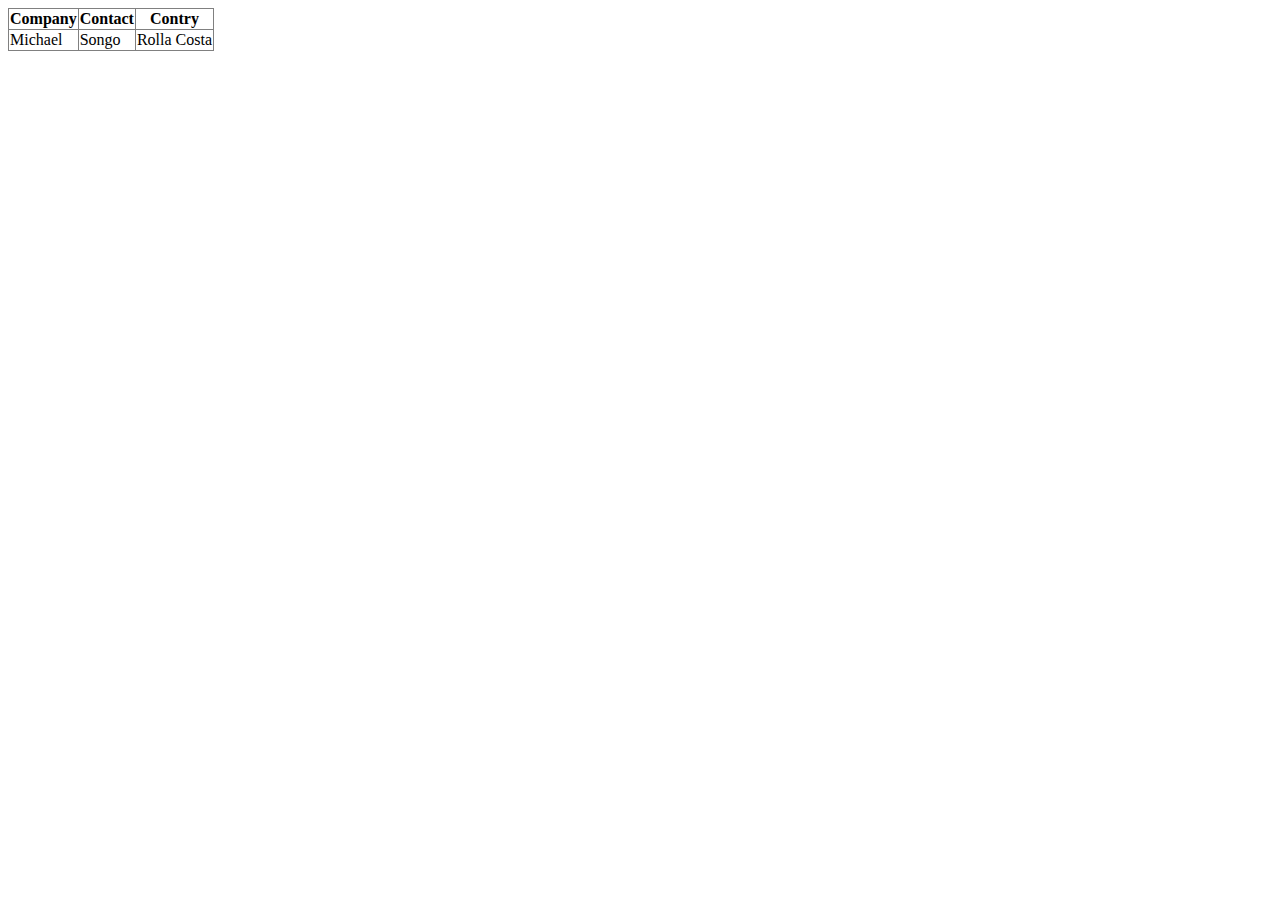
<file: table.html>
<!DOCTYPE html>
<html lang="en">
<head>
    <meta charset="UTF-8">
    <meta name="viewport" content="width=device-width, initial-scale=1.0">
    <title>Document</title>
    <style>
        table{
            border-collapse: collapse;
        }

    </style>
</head>
<body>
    
    <table border="1px">
        <tr>
            <th>Company</th>
            <th>Contact</th>
            <th>Contry</th>
        </tr>

        <tr>
            <td>Michael</td>
            <td>Songo</td>
            <td>Rolla Costa</td>
        </tr>
    </table>

</body>
</html>
</file>
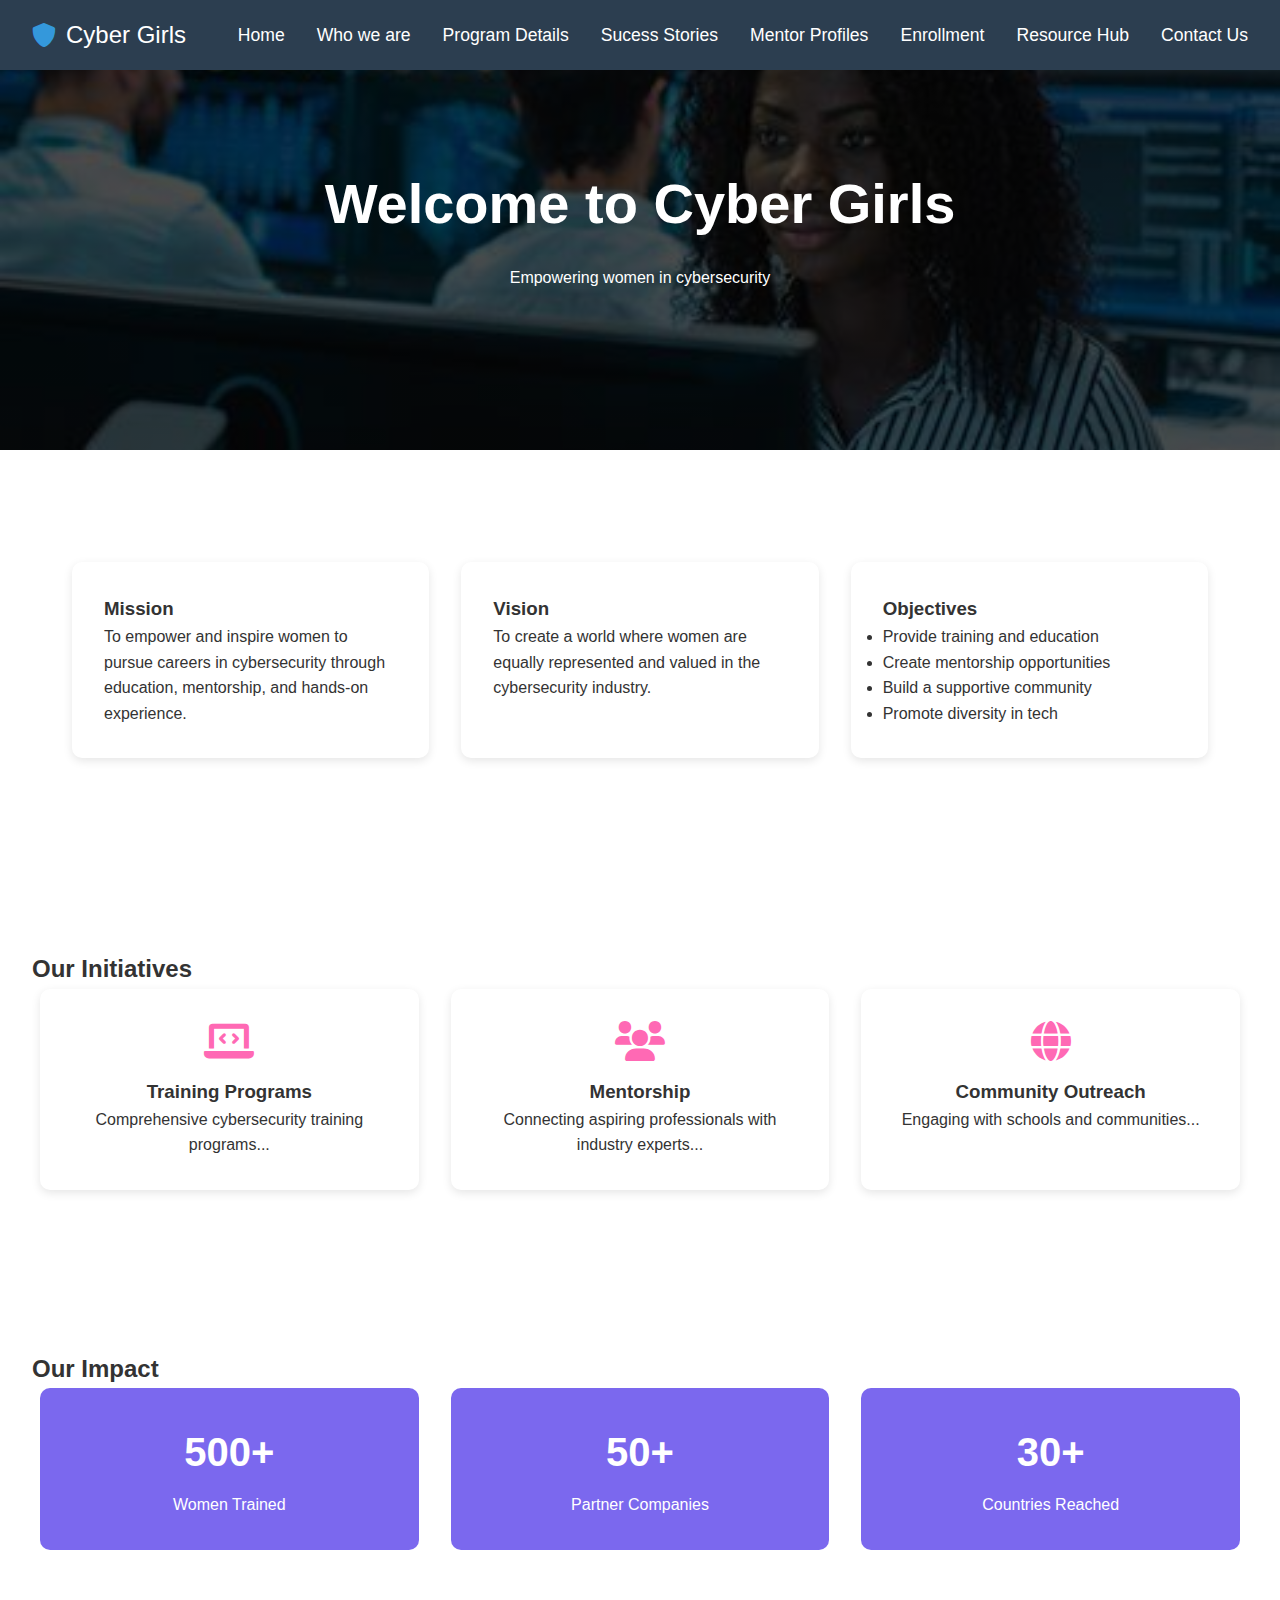
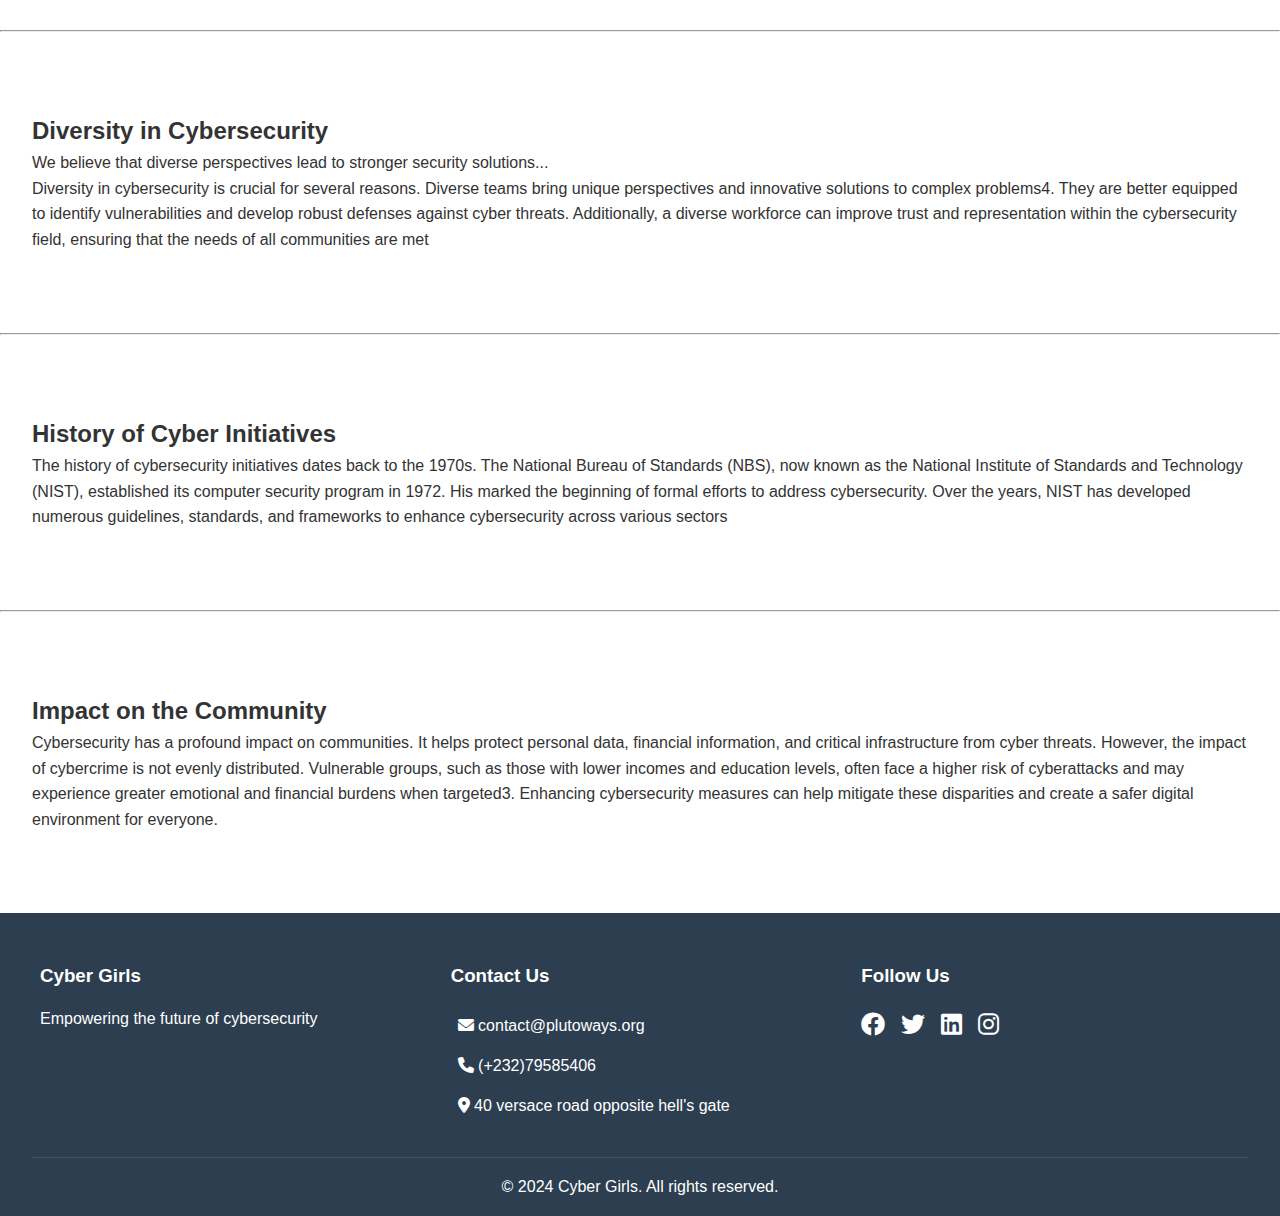
<file: Who we are.html>
<!DOCTYPE html>
<html lang="en">
<head>
    <meta charset="UTF-8">
    <meta name="viewport" content="width=device-width, initial-scale=1.0">
    <title>Who we are</title>
    <link rel="stylesheet" href="/CSS/Who we are.css">
    <link rel="stylesheet" href="https://cdnjs.cloudflare.com/ajax/libs/font-awesome/6.0.0/css/all.min.css">
</head>
<body>
    <!-- Navigation Bar -->
    <nav>
        <div class="logo">
            <i class="fas fa-shield-alt"></i>
            <span>Cyber Girls</span>
        </div>
        <div class="drop-down">
            <div class="line"></div>
            <div class="line"></div>
            <div class="line"></div>
        </div>
        <ul class="nav-links">
            <li><a href="index.html">Home</a></li>
            <li><a href="Who we are.html">Who we are</a></li>
            <li><a href="Programdetails.html">Program Details</a></li>
            <li><a href="success.html">Sucess Stories</a></li>
            <li><a href="mentorprofiles.html">Mentor Profiles</a></li>
            <li><a href="enrollment.html">Enrollment</a></li>
            <li><a href="ResourceHUb.html">Resource Hub</a></li>
            <li><a href="contact.html">Contact Us</a></li>
        </ul>
    </nav>

    <!-- cybergirls -->
    <section id="home" class="hero">
        <h1>Welcome to Cyber Girls</h1>
        <p>Empowering women in cybersecurity</p>
    </section>

    
    

    <!-- Mission, Vision, and Objectives -->
    <section id="mission" class="mission">
        <div class="mission-container">
            <div class="mission-box">
                <h3>Mission</h3>
                <p>To empower and inspire women to pursue careers in cybersecurity through education, mentorship, and hands-on experience.</p>
            </div>
            <div class="mission-box">
                <h3>Vision</h3>
                <p>To create a world where women are equally represented and valued in the cybersecurity industry.</p>
            </div>

            <div class="mission-box">
                <h3>Objectives</h3>
                <ul>
                    <li>Provide training and education</li>
                    <li>Create mentorship opportunities</li>
                    <li>Build a supportive community</li>
                    <li>Promote diversity in tech</li>
                </ul>
            </div>
        </div>
    </section>

    <!-- Initiatives Section -->
    <section id="initiatives" class="initiatives">
        
        <h2>Our Initiatives</h2>
        <div class="initiative-grid">
            <div class="initiative-card">
                <i class="fas fa-laptop-code"></i>
                <h3>Training Programs</h3>
                <p>Comprehensive cybersecurity training programs...</p>
            </div>
            <div class="initiative-card">
                <i class="fas fa-users"></i>
                <h3>Mentorship</h3>
                <p>Connecting aspiring professionals with industry experts...</p>
            </div>
            <div class="initiative-card">
                <i class="fas fa-globe"></i>
                <h3>Community Outreach</h3>
                <p>Engaging with schools and communities...</p>
            </div>
        </div>
    </section>

    <!-- Impact Section -->
    <section id="impact" class="impact">
        <h2>Our Impact</h2>
        <div class="impact-stats">
            <div class="stat-box">
                <h3>500+</h3>
                <p>Women Trained</p>
            </div>
            <div class="stat-box">
                <h3>50+</h3>
                <p>Partner Companies</p>
            </div>
            <div class="stat-box">
                <h3>30+</h3>
                <p>Countries Reached</p>
            </div>
        </div>
    </section>
    <hr>

    <!-- Diversity Section -->
    <section id="diversity" class="diversity">
        <h2>Diversity in Cybersecurity</h2>
        <div class="diversity-content">
            <p>We believe that diverse perspectives lead to stronger security solutions...</p>
            <p>Diversity in cybersecurity is crucial for several reasons. Diverse teams bring unique perspectives and innovative solutions to complex problems4. They are better equipped to identify vulnerabilities and develop robust defenses against cyber threats. Additionally, a diverse workforce can improve trust and representation within the cybersecurity field, ensuring that the needs of all communities are met</p>
        </div>
    </section>
    <hr>
    

    <!-- content Section -->
    <section id="diversity" class="diversity">
        <div class="diversity-content">
            <div class="about-text">
                <h2>History of Cyber Initiatives</h2>
                <p>The history of cybersecurity initiatives dates back to the 1970s. The National Bureau of Standards (NBS), now known as the National Institute of Standards and Technology (NIST), established its computer security program in 1972. His marked the beginning of formal efforts to address cybersecurity. Over the years, NIST has developed numerous guidelines, standards, and frameworks to enhance cybersecurity across various sectors</p>
            </div>
            <div class="about-image">
                
            </div>
        </div>
    </section>
    <hr>
    <!-- content Section -->
    <section id="diversity" class="diversity">
        <h2>Impact on the Community</h2>
        <div class="diversity-content">
            <div class="about-text">
                <p>Cybersecurity has a profound impact on communities. It helps protect personal data, financial information, and critical infrastructure from cyber threats. However, the impact of cybercrime is not evenly distributed. Vulnerable groups, such as those with lower incomes and education levels, often face a higher risk of cyberattacks and may experience greater emotional and financial burdens when targeted3. Enhancing cybersecurity measures can help mitigate these disparities and create a safer digital environment for everyone.</p>
            </div>
            <div class="about-image">
                
            </div>
        </div>
    </section>

     

    <!-- Footer -->
    <footer>
        <div class="footer-content">
            <div class="footer-section">
                <h3>Cyber Girls</h3>
                <p>Empowering the future of cybersecurity</p>
            </div>
            <div class="footer-section">
                <h3>Contact Us</h3>
                <p class="contact-us"><i class="fas fa-envelope"></i> contact@plutoways.org</p>
                <p class="contact-us"><i class="fas fa-phone"></i> (+232)79585406</p>
                <p class="contact-us"><i class="fas fa-location-dot"></i> 40 versace road opposite hell's gate </p>
            </div>
            <div class="footer-section">
                <h3>Follow Us</h3>
                <div class="social-links">
                    <a href="#"><i class="fab fa-facebook"></i></a>
                    <a href="#"><i class="fab fa-twitter"></i></a>
                    <a href="#"><i class="fab fa-linkedin"></i></a>
                    <a href="#"><i class="fab fa-instagram"></i></a>
                </div>
            </div>
        </div>
        <div class="footer-bottom">
            <p>&copy; 2024 Cyber Girls. All rights reserved.</p>
        </div>
    </footer>
</body>
</html>
</file>
<file: CSS/contact.css>
* {
  margin: 0;
  padding: 0;
  box-sizing: border-box;
  font-family: Arial, sans-serif;
}

/* Navigation */
nav {
  background: #2c3e50;
  padding: 1rem 2rem;
  display: flex;
  justify-content: space-between;
  align-items: center;
  position: fixed;
  width: 100%;
  z-index: 1000;
}

.logo {
  color: #fff;
  font-size: 1.5rem;
  display: flex;
  align-items: center;
  gap: 10px;
}

.logo i {
  color: #3498db;
}

.nav-links {
  display: flex;
  list-style: none;
  gap: 2rem;
}

.nav-links a {
  color: #fff;
  text-decoration: none;
  font-size: 1.1rem;
  transition: 0.4s ease-in-out;
}
.nav-links a:hover{
  color: #3498db;
}

.login-button {
  background: #3498db;
  color: #fff;
  border: none;
  padding: 0.5rem 1rem;
  border-radius: 5px;
  cursor: pointer;
}

.drop-down {
  display: none;
  cursor: pointer;
}

.line {
  width: 25px;
  height: 3px;
  background: #fff;
  margin: 5px;
}

.bttn {
  background: #3498db;
  color: #fff;
  border: none;
  padding: 1rem 2rem;
  font-size: 1.2rem;
  border-radius: 5px;
  cursor: pointer;
  margin-top: 2rem;
}

  
  section {
    padding-top: 100px;
    max-width: 1200px;
    margin: 0 auto;
  }
  
  h2 {
    text-align: center;
    font-size: 2rem;
    color: #333;
  }
  

  .contact-container {
    display: flex;
    flex-wrap: wrap;
    gap: 20px;
    margin-top: 30px;
  }
  
  .contact-form, .contact-info {
    flex: 1 1 45%;
    background: #fff;
    padding: 20px;
    border-radius: 8px;
    box-shadow: 0 2px 8px rgba(0, 0, 0, 0.1);
  }
  

  .contact-form form {
    display: flex;
    flex-direction: column;
  }
  
  .contact-form label {
    margin-bottom: 5px;
    font-size: 0.9rem;
    font-weight: bold;
  }
  
  .contact-form input, .contact-form textarea {
    padding: 10px;
    margin-bottom: 15px;
    border: 1px solid #ddd;
    border-radius: 5px;
    font-size: 1rem;
  }
  
  .contact-form button {
    padding: 10px 15px;
    background-color: #007BFF;
    color: #fff;
    border: none;
    border-radius: 5px;
    cursor: pointer;
    font-size: 1rem;
  }
  
  .contact-form button:hover {
    background-color: #0056b3;
  }
  
  .contact-info h3 {
    margin-bottom: 15px;
    font-size: 1.25rem;
  }
  
  .contact-info p {
    margin-bottom: 10px;
  }
  
  .social-links a {
    margin-right: 15px;
    text-decoration: none;
    color: #007BFF;
  }
  
  .social-links a:hover{
    color: black;
  }
  
  .social-links i{
    color: blue;
  }
  
 

/* Footer */
footer {
  background: #2c3e50;
  color: #fff;
  padding: 2rem 2rem 1rem;
  margin-top: 15%;
}

.footer-content {
  display: grid;
  grid-template-columns: repeat(auto-fit, minmax(250px, 1fr));
  gap: 2rem;
  max-width: 1200px;
  margin: 0 auto;
}

.footer-section h3 {
  margin-bottom: 1rem;
}

.contact-us{
  padding: 7px;
}

.social-links {
  display: flex;
  gap: 1rem;
  margin-top: 1rem;
}

.social-links a {
  color: #fff;
  font-size: 1.5rem;
}

.footer-bottom {
  text-align: center;
  margin-top: 2rem;
  padding-top: 1rem;
  border-top: 1px solid rgba(255,255,255,0.1);
}

  @media (max-width: 768px) {
    .contact-container {
      flex-direction: column;
    }
  
    .contact-form, .contact-info {
      flex: 1 1 100%;
    }
  }
</file>
<file: CSS/enrollment.css>
* {
    margin: 0;
    padding: 0;
    box-sizing: border-box;
    font-family: Arial, sans-serif;
  }
  
  /* Navigation */
  nav {
    background: #2c3e50;
    padding: 1rem 2rem;
    display: flex;
    justify-content: space-between;
    align-items: center;
    position: fixed;
    width: 100%;
    z-index: 1000;
  }
  
  .logo {
    color: #fff;
    font-size: 1.5rem;
    display: flex;
    align-items: center;
    gap: 10px;
  }
  
  .logo i {
    color: #3498db;
  }
  
  .nav-links {
    display: flex;
    list-style: none;
    gap: 2rem;
  }
  
  .nav-links a {
    color: #fff;
    text-decoration: none;
    font-size: 1.1rem;
    transition: 0.4s ease-in-out;
  }
  .nav-links a:hover{
    color: #3498db;
  }
  
  .login-button {
    background: #3498db;
    color: #fff;
    border: none;
    padding: 0.5rem 1rem;
    border-radius: 5px;
    cursor: pointer;
  }
  
  .drop-down {
    display: none;
    cursor: pointer;
  }
  
  .line {
    width: 25px;
    height: 3px;
    background: #fff;
    margin: 5px;
  }
  
  .bttn {
    background: #3498db;
    color: #fff;
    border: none;
    padding: 1rem 2rem;
    font-size: 1.2rem;
    border-radius: 5px;
    cursor: pointer;
    margin-top: 2rem;
  }
  
  

body {
    margin: 0;
    font-family: Arial, sans-serif;
    line-height: 1.6;
    background-color: #f9f9f9;
    color: #333;
}


.header {
    text-align: center;
    padding-top: 70px;
    background: #0056b3;
    color: white;
}

.header h1 {
    margin: 0;
    font-size: 2.5rem;
}

.header p {
    margin-top: 0.5rem;
}


.container {
    max-width: 800px;
    margin: 2rem auto;
    padding: 1rem;
    background: white;
    box-shadow: 0 4px 8px rgba(0, 0, 0, 0.1);
    border-radius: 8px;
}


section {
    margin-bottom: 2rem;
}

section h2 {
    margin-bottom: 1rem;
    font-size: 1.5rem;
    color: #0056b3;
}

section ul, section ol {
    margin-left: 1.5rem;
}


form {
    display: flex;
    flex-direction: column;
    gap: 1rem;
}

label {
    font-weight: bold;
}

input, button {
    padding: 0.8rem;
    font-size: 1rem;
    border: 1px solid #ccc;
    border-radius: 4px;
}

input:focus, button:focus {
    outline: none;
    border-color: #0056b3;
}

.cta-button {
    background: #0056b3;
    color: white;
    border: none;
    cursor: pointer;
    transition: background 0.3s;
}

.cta-button:hover {
    background: #003f8a;
}


/* Footer */
footer {
  background: #2c3e50;
  color: #fff;
  padding: 3rem 2rem 1rem;
}

.footer-content {
  display: grid;
  grid-template-columns: repeat(auto-fit, minmax(250px, 1fr));
  gap: 2rem;
  max-width: 1200px;
  margin: 0 auto;
}

.footer-section h3 {
  margin-bottom: 1rem;
}

.contact-us{
  padding: 7px;
}

.social-links {
  display: flex;
  gap: 1rem;
  margin-top: 1rem;
}

.social-links a {
  color: #fff;
  font-size: 1.5rem;
}

.footer-bottom {
  text-align: center;
  margin-top: 2rem;
  padding-top: 1rem;
  border-top: 1px solid rgba(255,255,255,0.1);
}
</file>
<file: CSS/ResourceHUb.css>
/* Global styles and variables */
:root {
    --primary-color: #2c3e50;
    --secondary-color: #3498db;
    --accent-color: #e74c3c;
    --background-color: #f5f6fa;
    --card-background: #ffffff;
}

* {
    margin: 0;
    padding: 0;
    box-sizing: border-box;
    font-family: 'Arial', sans-serif;
}

body {
    background-color: var(--background-color);
}

/* Navigation styles */
nav {
    background-color: var(--primary-color);
    padding: 1rem 2rem;
    display: flex;
    justify-content: space-between;
    align-items: center;
    position: sticky;
    top: 0;
    z-index: 100;
}

.logo {
    display: flex;
    align-items: center;
    color: white;
    font-size: 1.5rem;
    gap: 0.5rem;
}

.nav-links {
    display: flex;
    list-style: none;
    gap: 2rem;
}

.nav-links a {
    color: white;
    text-decoration: none;
    transition: color 0.3s;
}

.nav-links a:hover {
    color: var(--secondary-color);
}

.login-button {
    background-color: var(--secondary-color);
    color: white;
    border: none;
    padding: 0.5rem 1rem;
    border-radius: 4px;
    cursor: pointer;
    transition: background-color 0.3s;
}

.login-button:hover {
    background-color: #2980b9;
}

/* Search section */
.search-section {
    padding: 2rem;
    background: linear-gradient(to right, var(--primary-color), var(--secondary-color));
}

.search-container {
    max-width: 600px;
    margin: 0 auto;
}

.search-bar {
    width: 100%;
    padding: 1rem;
    border: none;
    border-radius: 25px;
    font-size: 1rem;
    box-shadow: 0 2px 10px rgba(0, 0, 0, 0.1);
}

/* Resource cards */
.featured-section {
    padding: 2rem;
}

.featured-section h2 {
    text-align: center;
    margin-bottom: 2rem;
    color: var(--primary-color);
}

.featured-grid, .resources-grid {
    display: grid;
    grid-template-columns: repeat(auto-fit, minmax(300px, 1fr));
    gap: 2rem;
    padding: 0 2rem;
    max-width: 1200px;
    margin: 0 auto;
}

.resource-card {
    background-color: var(--card-background);
    padding: 1.5rem;
    border-radius: 8px;
    box-shadow: 0 2px 10px rgba(0, 0, 0, 0.1);
    transition: transform 0.3s;
}

.resource-card:hover {
    transform: translateY(-5px);
}

.resource-card h3 {
    color: var(--primary-color);
    margin-bottom: 1rem;
}

.resource-tag {
    display: inline-block;
    background-color: var(--secondary-color);
    color: white;
    padding: 0.3rem 0.8rem;
    border-radius: 15px;
    font-size: 0.8rem;
    margin: 1rem 0;
}

.resource-card a {
    display: inline-block;
    background-color: var(--primary-color);
    color: white;
    text-decoration: none;
    padding: 0.5rem 1rem;
    border-radius: 4px;
    margin-top: 1rem;
    transition: background-color 0.3s;
}

.resource-card a:hover {
    background-color: var(--secondary-color);
}

/* Footer */
.footer {
    background-color: var(--primary-color);
    color: white;
    text-align: center;
    padding: 1rem;
    margin-top: 2rem;
}

/* Responsive design */
.drop-down {
    display: none;
    flex-direction: column;
    gap: 4px;
    cursor: pointer;
}

.line {
    width: 25px;
    height: 3px;
    background-color: white;
}

/* Footer */
footer {
    background: #2c3e50;
    color: #fff;
    padding: 3rem 2rem 1rem;
    margin-top: 10%;
}

.footer-content {
    display: grid;
    grid-template-columns: repeat(auto-fit, minmax(250px, 1fr));
    gap: 2rem;
    max-width: 1200px;
    margin: 0 auto;
}

.footer-section h3 {
    margin-bottom: 1rem;
}

.contact-us{
    padding: 7px;
}

.social-links {
    display: flex;
    gap: 1rem;
    margin-top: 1rem;
}

.social-links a {
    color: #fff;
    font-size: 1.5rem;
}

.footer-bottom {
    text-align: center;
    margin-top: 2rem;
    padding-top: 1rem;
    border-top: 1px solid rgba(255,255,255,0.1);
}

@media (max-width: 768px) {
    .nav-links {
        display: none;
    }
    
    .drop-down {
        display: flex;
    }
    
    .featured-grid, .resources-grid {
        grid-template-columns: 1fr;
        padding: 0 1rem;
    }
    
    .search-section {
        padding: 1rem;
    }
}
</file>
<file: CSS/Who we are.css>
/* Variables */
:root {
    --primary-color: #ff69b4;
    --secondary-color: #4a90e2;
    --accent-color: #7b68ee;
    --text-color: #333;
    --light-bg: #f5f5f5;
    --dark-bg: #2c3e50;
}

/* Global Styles */
* {
    margin: 0;
    padding: 0;
    box-sizing: border-box;
}

body {
    font-family: 'Arial', sans-serif;
    line-height: 1.6;
    color: var(--text-color);
}

/* Navigation */
nav {
    background: #2c3e50;
    padding: 1rem 2rem;
    display: flex;
    justify-content: space-between;
    align-items: center;
    position: fixed;
    width: 100%;
    z-index: 1000;
}

.logo {
    color: #fff;
    font-size: 1.5rem;
    display: flex;
    align-items: center;
    gap: 10px;
}

.logo i {
    color: #3498db;
}

.nav-links {
    display: flex;
    list-style: none;
    gap: 2rem;
}

.nav-links a {
    color: #fff;
    text-decoration: none;
    font-size: 1.1rem;
    transition: 0.4s ease-in-out;
}
.nav-links a:hover{
    color: #3498db;
}

.login-button {
    background: #3498db;
    color: #fff;
    border: none;
    padding: 0.5rem 1rem;
    border-radius: 5px;
    cursor: pointer;
}

.drop-down {
    display: none;
    cursor: pointer;
}

.line {
    width: 25px;
    height: 3px;
    background: #fff;
    margin: 5px;
}

/* Hero Section */
.hero {
    height: 50vh;
    background: linear-gradient(rgba(0,0,0,0.7), rgba(0,0,0,0.7)), url(/Images/cyber\ new\ prse.jpeg);
    background-size: cover;
    background-position: center;
    display: flex;
    flex-direction: column;
    justify-content: center;
    align-items: center;
    text-align: center;
    color: white;
    padding: 0 1rem;
}

.hero h1 {
    font-size: 3.5rem;
    margin-bottom: 1rem;
}

/* Sections */
section {
    padding: 5rem 2rem;
}

.about-content, .mission-container, .initiative-grid, .impact-stats {
    max-width: 1200px;
    margin: 0 auto;
}

/* Mission Boxes */
.mission-container {
    display: grid;
    grid-template-columns: repeat(auto-fit, minmax(300px, 1fr));
    gap: 2rem;
    padding: 2rem;
}

.mission-box {
    background-color: white;
    padding: 2rem;
    border-radius: 10px;
    box-shadow: 0 3px 10px rgba(0,0,0,0.1);
    transition: transform 0.3s ease;
}

.mission-box:hover {
    transform: translateY(-5px);
}

/* Initiative Cards */
.initiative-grid {
    display: grid;
    grid-template-columns: repeat(auto-fit, minmax(250px, 1fr));
    gap: 2rem;
}

.initiative-card {
    text-align: center;
    padding: 2rem;
    background-color: white;
    border-radius: 10px;
    box-shadow: 0 3px 10px rgba(0,0,0,0.1);
}

.initiative-card i {
    font-size: 2.5rem;
    color: var(--primary-color);
    margin-bottom: 1rem;
}

/* Impact Stats */
.impact-stats {
    display: grid;
    grid-template-columns: repeat(auto-fit, minmax(200px, 1fr));
    gap: 2rem;
    text-align: center;
}

.stat-box {
    background-color: var(--accent-color);
    color: white;
    padding: 2rem;
    border-radius: 10px;
}

.stat-box h3 {
    font-size: 2.5rem;
    margin-bottom: 0.5rem;
}

/* Footer */
footer {
    background: #2c3e50;
    color: #fff;
    padding: 3rem 2rem 1rem;
}

.footer-content {
    display: grid;
    grid-template-columns: repeat(auto-fit, minmax(250px, 1fr));
    gap: 2rem;
    max-width: 1200px;
    margin: 0 auto;
}

.footer-section h3 {
    margin-bottom: 1rem;
}

.contact-us{
    padding: 7px;
}

.social-links {
    display: flex;
    gap: 1rem;
    margin-top: 1rem;
}

.social-links a {
    color: #fff;
    font-size: 1.5rem;
}

.footer-bottom {
    text-align: center;
    margin-top: 2rem;
    padding-top: 1rem;
    border-top: 1px solid rgba(255,255,255,0.1);
}

/* Responsive Design */
/* ... existing CSS ... */

/* Media Queries */

/* For Tablets (768px and up) */
@media screen and (max-width: 768px) {
    /* Navigation */
    .nav-links {
        display: none;
        width: 100%;
        position: absolute;
        top: 70px;
        background: #fff;
        flex-direction: column;
        text-align: center;
    }

    .nav-links.active {
        display: flex;
    }

    .drop-down {
        display: block;
    }

    /* Features Section */
    .feature-cards {
        grid-template-columns: repeat(2, 1fr);
        gap: 20px;
    }

    /* Footer */
    .footer-content {
        grid-template-columns: repeat(2, 1fr);
        gap: 30px;
    }
}
/* ... existing code ... */

/* Media Queries */

/* For Tablets (768px and up) */
@media screen and (max-width: 768px) {
    /* ... existing tablet styles ... */
}

/* For Phones (480px and below) */
@media screen and (max-width: 480px) {
    /* Navigation */
    .logo {
        font-size: 1.2rem;
    }

    .nav-links a {
        font-size: 1rem;
        padding: 0.8rem;
    }

    /* Hero Section */
    .hero h1 {
        font-size: 2rem;
    }

    /* Sections */
    section {
        padding: 3rem 1rem;
    }

    /* Mission Boxes */
    .mission-container {
        grid-template-columns: 1fr;
        gap: 1.5rem;
        padding: 1rem;
    }

    /* Initiative Cards */
    .initiative-grid {
        grid-template-columns: 1fr;
        gap: 1.5rem;
    }

    /* Impact Stats */
    .impact-stats {
        grid-template-columns: 1fr;
        gap: 1.5rem;
    }

    .stat-box h3 {
        font-size: 2rem;
    }

    /* Footer */
    .footer-content {
        grid-template-columns: 1fr;
        text-align: center;
    }

    .social-links {
        justify-content: center;
    }
}
</file>
<file: CSS/style.css>
/* Reset and base styles */
* {
    margin: 0;
    padding: 0;
    box-sizing: border-box;
    font-family: Arial, sans-serif;
}

/* Navigation */
nav {
    background: #2c3e50;
    padding: 1rem 2rem;
    display: flex;
    justify-content: space-between;
    align-items: center;
    position: fixed;
    width: 100%;
    z-index: 1000;
}

.logo {
    color: #fff;
    font-size: 1.5rem;
    display: flex;
    align-items: center;
    gap: 10px;
}

.logo i {
    color: #3498db;
}

.nav-links {
    display: flex;
    list-style: none;
    gap: 2rem;
}

.nav-links a {
    color: #fff;
    text-decoration: none;
    font-size: 1.1rem;
    transition: 0.4s ease-in-out;
}
.nav-links a:hover{
    color: #3498db;
}

.login-button {
    background: #3498db;
    color: #fff;
    border: none;
    padding: 0.5rem 1rem;
    border-radius: 5px;
    cursor: pointer;
}

.drop-down {
    display: none;
    cursor: pointer;
}

.line {
    width: 25px;
    height: 3px;
    background: #fff;
    margin: 5px;
}

/* Hero Section */
.hero {
    background: linear-gradient(rgba(0,0,0,0.7), rgba(0,0,0,0.7)), url(/Images/cyber\ new\ prse.jpeg);
    background-size: cover;
    height: 90vh;
    display: flex;
    align-items: center;
    justify-content: center;
    text-align: center;
    color: #fff;
    padding: 0 1rem;
}

.hero-content h1 {
    font-size: 3rem;
    margin-bottom: 1rem;
}

.bttn {
    background: #3498db;
    color: #fff;
    border: none;
    padding: 1rem 2rem;
    font-size: 1.2rem;
    border-radius: 5px;
    cursor: pointer;
    margin-top: 2rem;
}

/* Features Section */
.features {
    padding: 5rem 2rem;
    background: #f9f9f9;
}

.features h2 {
    text-align: center;
    margin-bottom: 3rem;
}


.feature-cards {
    display: grid;
    grid-template-columns: repeat(auto-fit, minmax(250px, 1fr));
    gap: 2rem;
    max-width: 1200px;
    margin: 0 auto;
}

.card {
    background: #fff;
    padding: 2rem;
    border-radius: 10px;
    text-align: center;
    box-shadow: 0 2px 5px rgba(0,0,0,0.1);
}

.card i {
    font-size: 2.5rem;
    color: #3498db;
    margin-bottom: 1rem;
}

/* Login Modal */
.login-modal {
    display: none;
    position: fixed;
    top: 0;
    left: 0;
    width: 100%;
    height: 100%;
    background: rgba(0,0,0,0.5);
    z-index: 1001;
}

.modal-content {
    background: #fff;
    width: 90%;
    max-width: 400px;
    margin: 2rem auto;
    padding: 2rem;
    border-radius: 10px;
    position: relative;
}

.close-button {
    position: absolute;
    right: 1rem;
    top: 1rem;
    font-size: 1.5rem;
    cursor: pointer;
}

.tabs {
    display: flex;
    margin-bottom: 1rem;
}

.tab-button {
    flex: 1;
    padding: 1rem;
    border: none;
    background: none;
    cursor: pointer;
}

.tab-button.active {
    border-bottom: 2px solid #3498db;
}

.form-container form {
    display: none;
}

.form-container form.active {
    display: flex;
    flex-direction: column;
    gap: 1rem;
}

.form-container input {
    padding: 0.8rem;
    border: 1px solid #ddd;
    border-radius: 5px;
}

/* Footer */
footer {
    background: #2c3e50;
    color: #fff;
    padding: 3rem 2rem 1rem;
}

.footer-content {
    display: grid;
    grid-template-columns: repeat(auto-fit, minmax(250px, 1fr));
    gap: 2rem;
    max-width: 1200px;
    margin: 0 auto;
}

.footer-section h3 {
    margin-bottom: 1rem;
}

.contact-us{
    padding: 7px;
}

.social-links {
    display: flex;
    gap: 1rem;
    margin-top: 1rem;
}

.social-links a {
    color: #fff;
    font-size: 1.5rem;
}

.footer-bottom {
    text-align: center;
    margin-top: 2rem;
    padding-top: 1rem;
    border-top: 1px solid rgba(255,255,255,0.1);
}

/* Responsive Design */
/* ... existing CSS ... */

/* Media Queries */

/* For Tablets (768px and up) */
@media screen and (max-width: 768px) {
    /* Navigation */
    .nav-links {
        display: none;
        width: 100%;
        position: absolute;
        top: 70px;
        background: #fff;
        flex-direction: column;
        text-align: center;
    }

    .nav-links.active {
        display: flex;
    }

    .drop-down {
        display: block;
    }

    /* Features Section */
    .feature-cards {
        grid-template-columns: repeat(2, 1fr);
        gap: 20px;
    }

    /* Footer */
    .footer-content {
        grid-template-columns: repeat(2, 1fr);
        gap: 30px;
    }
}

/* For Mobile Phones (480px and below) */
@media screen and (max-width: 480px) {
    /* Hero Section */
    .hero-content h1 {
        font-size: 2rem;
    }

    .hero-content p {
        font-size: 1rem;
    }

    /* Features Section */
    .feature-cards {
        grid-template-columns: 1fr;
    }

    /* Footer */
    .footer-content {
        grid-template-columns: 1fr;
        text-align: center;
    }

    /* Login Modal */
    .modal-content {
        width: 90%;
        margin: 20px auto;
    }
}

/* For Large Screens (1200px and up) */
@media screen and (min-width: 1200px) {
    .container {
        max-width: 1140px;
        margin: 0 auto;
    }

    .feature-cards {
        gap: 40px;
    }

    .hero-content h1 {
        font-size: 3.5rem;
    }
}
</file>
<file: CSS/mentorprofiles.css>
/* Reset and base styles */
* {
    margin: 0;
    padding: 0;
    box-sizing: border-box;
}

body {
    font-family: 'Arial', sans-serif;
    line-height: 1.6;
    background-color: #f5f5f5;
}

/* Navigation */
nav {
    background: #2c3e50;
    padding: 1rem 2rem;
    display: flex;
    justify-content: space-between;
    align-items: center;
    position: fixed;
    width: 100%;
    z-index: 1000;
}

.logo {
    color: #fff;
    font-size: 1.5rem;
    display: flex;
    align-items: center;
    gap: 10px;
}

.logo i {
    color: #3498db;
}

.nav-links {
    display: flex;
    list-style: none;
    gap: 2rem;
}

.nav-links a {
    color: #fff;
    text-decoration: none;
    font-size: 1.1rem;
    transition: 0.4s ease-in-out;
}
.nav-links a:hover{
    color: #3498db;
}

.login-button {
    background: #3498db;
    color: #fff;
    border: none;
    padding: 0.5rem 1rem;
    border-radius: 5px;
    cursor: pointer;
}

.drop-down {
    display: none;
    cursor: pointer;
}

.line {
    width: 25px;
    height: 3px;
    background: #fff;
    margin: 5px;
}


/* Main content styles */
main {
    max-width: 1900px;
    padding: 2rem;
    background: #60a1cc;
}

h1 {
    text-align: center;
    color: #2c3e50;
    padding-top: 50px;
}

/* Mentor grid layout */
.mentor-grid {
    display: grid;
    grid-template-columns: repeat(auto-fit, minmax(300px, 1fr));
    gap: 3rem;
    padding: 1rem;
    align-items: centeryyy;
}

/* Mentor card styles */
.mentor-card {
    background-color: white;
    border-radius: 10px;
    overflow: hidden;
    box-shadow: 0 4px 6px rgba(0, 0, 0, 0.1);
    transition: transform 0.3s ease;
}

.mentor-card:hover {
    transform: translateY(-5px);
}

.mentor-card img {
    width: 100%;
    height: 300px;
    object-fit: cover;
}

.mentor-info {
    padding: 1.5rem;
}

.mentor-info h2 {
    color: #2c3e50;
    margin-bottom: 0.5rem;
}

.mentor-info h3 {
    color: #3498db;
    font-size: 1rem;
    margin-bottom: 1rem;
}

.mentor-info p {
    color: #666;
    margin-bottom: 1rem;
}

.social-links {
    display: flex;
    justify-content: flex-start;
    gap: 1rem;
}

.social-links a {
    color: #2c3e50;
    font-size: 1.5rem;
    transition: color 0.3s ease;
}

.social-links a:hover {
    color: #3498db;
}


/* Footer */
footer {
    background: #2c3e50;
    color: #fff;
    padding: 2rem ;
}

.footer-content {
    display: grid;
    grid-template-columns: repeat(auto-fit, minmax(250px, 1fr));
    gap: 2rem;
    max-width: 1200px;
    
}

.footer-section h3 {
    margin-bottom: 1rem;
}

.contact-us{
    padding: 7px;
}

.social-links {
    display: flex;
    gap: 1rem;
    margin-top: 1rem;
}

.social-links a {
    color: #fff;
    font-size: 1.5rem;
}

.footer-bottom {
    text-align: center;
    margin-top: 2rem;
    padding-top: 1rem;
    border-top: 1px solid rgba(255,255,255,0.1);
}

/* Responsive Design */
@media (max-width: 768px) {
    .drop-down  {
        display: block;
    }

    .nav-links {
        display: none;
        position: absolute;
        top: 100%;
        left: 0;
        right: 0;
        background: #2c3e50;
        flex-direction: column;
        padding: 1rem;
        text-align: center;
    }

    .nav-links.active {
        display: flex;
    }
    
}


/* Responsive design */
@media (max-width: 768px) {
    .nav-links {
        display: none;
        position: absolute;
        top: 70px;
        left: 0;
        right: 0;
        background-color: #2c3e50;
        flex-direction: column;
        text-align: center;
    }

    .nav-links.active {
        display: flex;
    }

    .nav-links li {
        margin: 1rem 0;
    }

    .hamburger {
        display: flex;
    }

    .mentor-grid {
        grid-template-columns: 1fr;
    }
}
</file>
<file: CSS/Programdetails.css>
/* Reset and base styles */
* {
    margin: 0;
    padding: 0;
    box-sizing: border-box;
    font-family: Arial, sans-serif;
}

/* Navigation */
nav {
    background: #2c3e50;
    padding: 1rem 2rem;
    display: flex;
    justify-content: space-between;
    align-items: center;
    position: fixed;
    width: 100%;
    z-index: 1000;
}

.logo {
    color: #fff;
    font-size: 1.5rem;
    display: flex;
    align-items: center;
    gap: 10px;
}

.logo i {
    color: #3498db;
}

.nav-links {
    display: flex;
    list-style: none;
    gap: 2rem;
}

.nav-links a {
    color: #fff;
    text-decoration: none;
    font-size: 1.1rem;
    transition: 0.4s ease-in-out;
}
.nav-links a:hover{
    color: #3498db;
}

.login-button {
    background: #3498db;
    color: #fff;
    border: none;
    padding: 0.5rem 1rem;
    border-radius: 5px;
    cursor: pointer;
}

.drop-down {
    display: none;
    cursor: pointer;
}

.line {
    width: 25px;
    height: 3px;
    background: #fff;
    margin: 5px;
}

.bttn {
    background: #3498db;
    color: #fff;
    border: none;
    padding: 1rem 2rem;
    font-size: 1.2rem;
    border-radius: 5px;
    cursor: pointer;
    margin-top: 2rem;
}

/* Main Content Styles */
.main-content {
    padding: 2rem;
    max-width: 1200px;
    margin-left: auto;
    margin-right: auto;
}

.program-overview {
    background-color: #f8f9fa;
    margin-top: 50px;
    border-radius: 10px;
    margin-bottom: 2rem;
}

/* Accordion Styles */
.accordion {
    margin-bottom: 2rem;
}

.accordion-item {
    margin-bottom: 1rem;
}

.accordion-header {
    background-color: #3498db;
    color: white;
    padding: 1rem;
    cursor: pointer;
    border-radius: 5px;
    display: flex;
    align-items: center;
}
.accordion-header:hover{
    color: #2c3e50;
}

.accordion-header i {
    margin-right: 10px;
}

.accordion-content {
    display: none;
    padding: 0 1.5rem 1.5rem;
}

.accordion-content.active {
   display: block;
}

.accordion-content ul {
    list-style: none;
    padding: 0;
  }

.accordion-content li {
padding: 0.5rem 0;
border-bottom: 1px solid #eee;
}

.accordion-item.active .accordion-content {
    display: block;
}

/* Program details */
.program-details {
display: grid;
grid-template-columns: repeat(auto-fit, minmax(250px, 1fr));
gap: 2rem;
margin-top: 3rem;
}

.detail-card {
background: white;
padding: 2rem;
border-radius: 8px;
text-align: center;
box-shadow: 0 2px 5px rgba(0,0,0,0.1);
}

.detail-card i {
font-size: 2rem;
color: #3498db;
margin-bottom: 1rem;
}

.detail-card h4 {
color: #2c3e50;
margin-bottom: 1rem;
}

.detail-card p {
color: #666;
margin: 0.5rem 0;
}

/* Footer */
footer {
    background: #2c3e50;
    color: #fff;
    padding: 3rem 2rem 1rem;
    margin-top: 8%;
}

.footer-content {
    display: grid;
    grid-template-columns: repeat(auto-fit, minmax(250px, 1fr));
    gap: 2rem;
    max-width: 1200px;
    margin: 0 auto;
}

.footer-section h3 {
    margin-bottom: 1rem;
}

.contact-us{
    padding: 7px;
}

.social-links {
    display: flex;
    gap: 1rem;
    margin-top: 1rem;
}

.social-links a {
    color: #fff;
    font-size: 1.5rem;
}

.footer-bottom {
    text-align: center;
    margin-top: 2rem;
    padding-top: 1rem;
    border-top: 1px solid rgba(255,255,255,0.1);
}


/* Responsive Design */
@media (max-width: 768px) {
    .navbar {
        flex-direction: column;
        padding: 1rem;
    }

    .nav-links {
        margin-top: 1rem;
        flex-direction: column;
        text-align: center;
        gap: 1rem;
    }

    .main-content {
        margin-top: 120px;
        padding: 1rem;
    }
}
</file>
<file: CSS/success.css>
/* Reset and base styles */
* {
    margin: 0;
    padding: 0;
    box-sizing: border-box;
    font-family: Arial, sans-serif;
}

/* Navigation */
nav {
    background: #2c3e50;
    padding: 1rem 2rem;
    display: flex;
    justify-content: space-between;
    align-items: center;
    position: fixed;
    width: 100%;
    z-index: 1000;
}

.logo {
    color: #fff;
    font-size: 1.5rem;
    display: flex;
    align-items: center;
    gap: 10px;
}

.logo i {
    color: #3498db;
}

.nav-links {
    display: flex;
    list-style: none;
    gap: 2rem;
}

.nav-links a {
    color: #fff;
    text-decoration: none;
    font-size: 1.1rem;
    transition: 0.4s ease-in-out;
}
.nav-links a:hover{
    color: #3498db;
}

.login-button {
    background: #3498db;
    color: #fff;
    border: none;
    padding: 0.5rem 1rem;
    border-radius: 5px;
    cursor: pointer;
}

.drop-down {
    display: none;
    cursor: pointer;
}

.line {
    width: 25px;
    height: 3px;
    background: #fff;
    margin: 5px;
}

.bttn {
    background: #3498db;
    color: #fff;
    border: none;
    padding: 1rem 2rem;
    font-size: 1.2rem;
    border-radius: 5px;
    cursor: pointer;
    margin-top: 2rem;
}


.success-stories {
    text-align: center;
    padding-top: 100px;
}

.success-stories h1 {
    font-size: 2rem;
    color: #0056b3;
    margin-bottom: 1rem;
}

.success-stories p {
    font-size: 1rem;
    color: #666;
    margin-bottom: 2rem;
}


.stories-grid {
    display: grid;
    grid-template-columns: repeat(auto-fit, minmax(300px, 1fr));
    gap: 1.5rem;
}


.story {
    background: white;
    border-radius: 8px;
    box-shadow: 0 4px 8px rgba(0, 0, 0, 0.1);
    padding: 1.5rem;
    text-align: center;
    transition: transform 0.3s;
}

.story:hover {
    transform: translateY(-5px);
}

.story img {
    width: 100px;
    height: 100px;
    border-radius: 50%;
    object-fit: cover;
    margin-bottom: 1rem;
}

.story h3 {
    font-size: 1.2rem;
    color: #0056b3;
    margin-bottom: 0.5rem;
}

.story p {
    font-size: 1rem;
    color: #555;
    margin-bottom: 1rem;
}

.story span {
    font-size: 0.9rem;
    color: #888;
    font-style: italic;
}

/* Footer */
footer {
    background: #2c3e50;
    color: #fff;
    padding: 2rem 2rem 1rem;
    margin-top: 15%;
}

.footer-content {
    display: grid;
    grid-template-columns: repeat(auto-fit, minmax(250px, 1fr));
    gap: 2rem;
    max-width: 1200px;
    margin: 0 auto;
}

.footer-section h3 {
    margin-bottom: 1rem;
}

.contact-us{
    padding: 7px;
}

.social-links {
    display: flex;
    gap: 1rem;
    margin-top: 1rem;
}

.social-links a {
    color: #fff;
    font-size: 1.5rem;
}

.footer-bottom {
    text-align: center;
    margin-top: 2rem;
    padding-top: 1rem;
    border-top: 1px solid rgba(255,255,255,0.1);
}



/* Media Queries */
/* For tablets and smaller screens (max-width: 768px) */
@media screen and (max-width: 768px) {
    .nav-links {
        display: none;
    }
    
    .drop-down {
        display: block;
    }
    
    .stories-grid {
        grid-template-columns: repeat(2, 1fr);
        padding: 0 20px;
    }
    
    .footer-content {
        grid-template-columns: repeat(2, 1fr);
    }
}

/* For mobile phones (max-width: 480px) */
@media screen and (max-width: 480px) {
    .stories-grid {
        grid-template-columns: 1fr;
        padding: 0 15px;
    }
    
    .story {
        padding: 1rem;
    }
    
    .success-stories h1 {
        font-size: 1.5rem;
    }
    
    .footer-content {
        grid-template-columns: 1fr;
    }
    
    .logo {
        font-size: 1.2rem;
    }
}

/* For larger screens (min-width: 1200px) */
@media screen and (min-width: 1200px) {
    .stories-grid {
        grid-template-columns: repeat(4, 1fr);
        max-width: 1400px;
        margin: 0 auto;
    }
    
    .success-stories {
        padding-top: 120px;
    }
}
</file>
